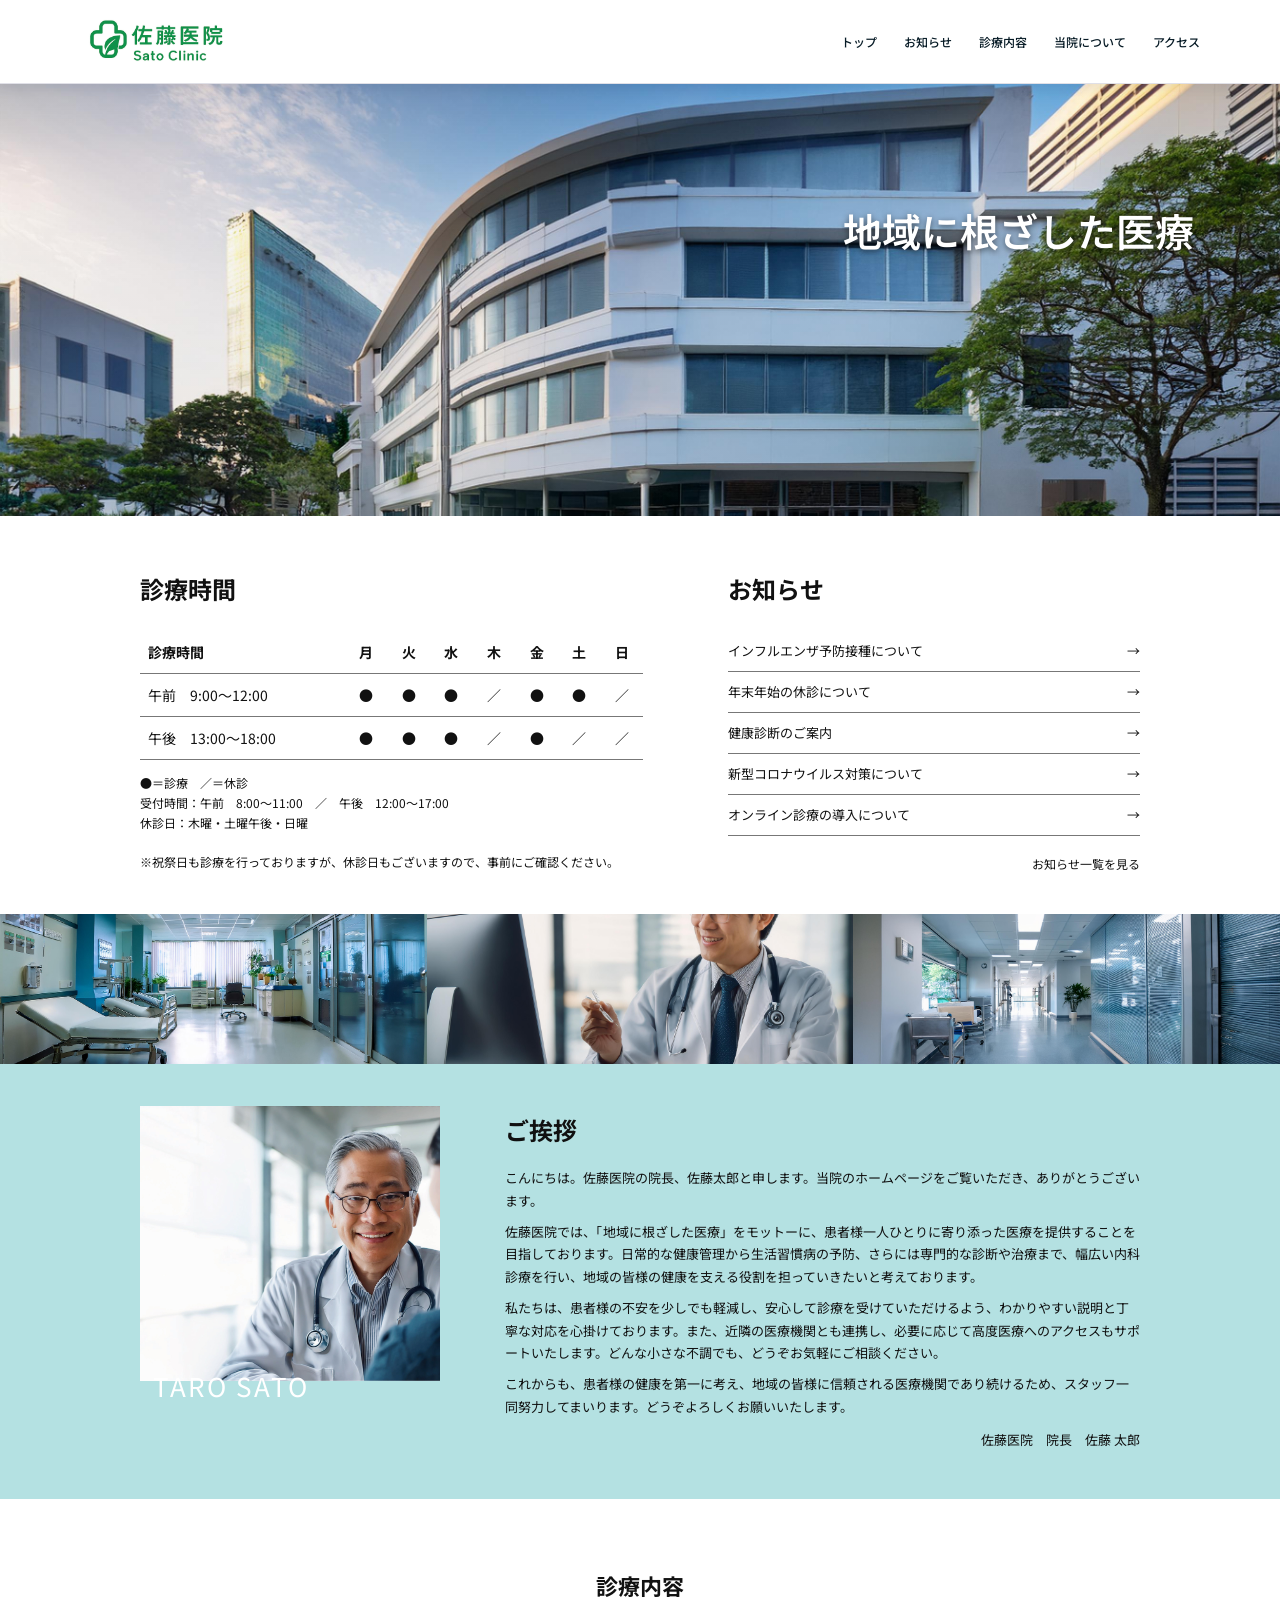
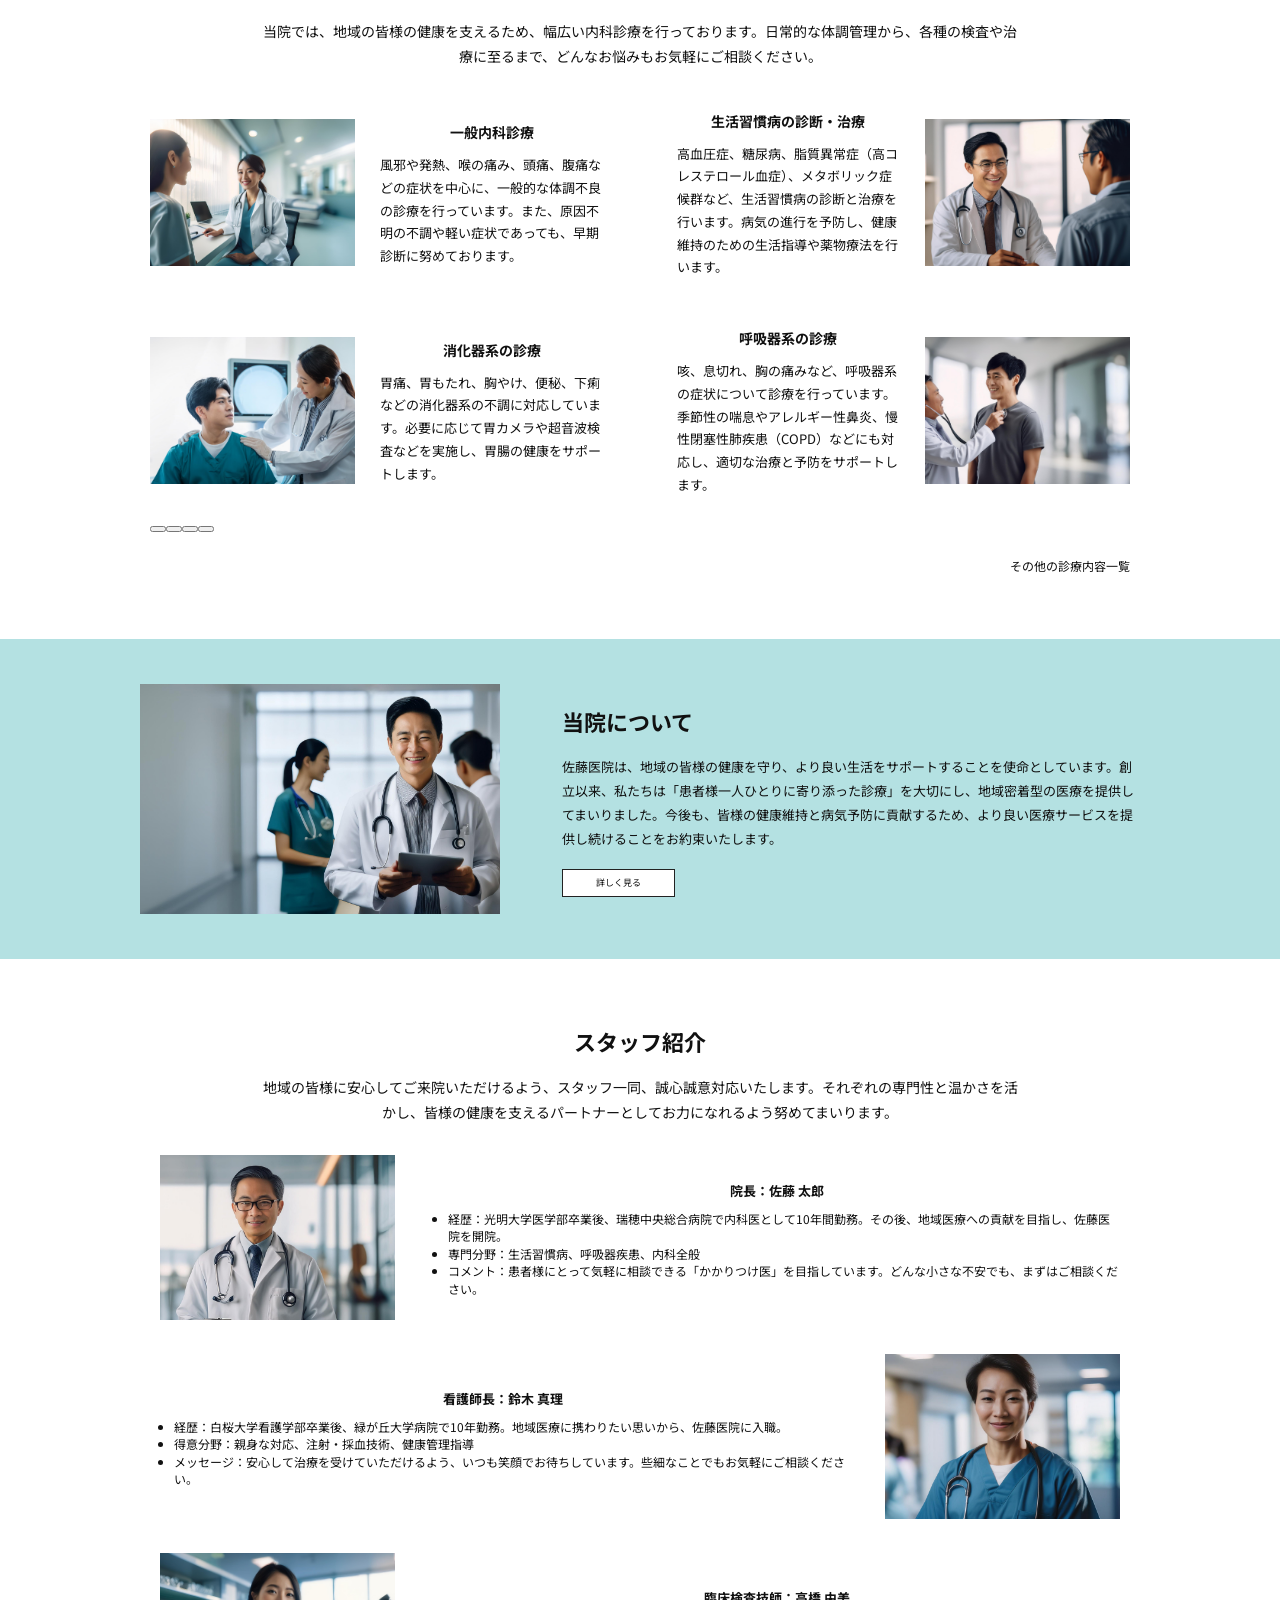
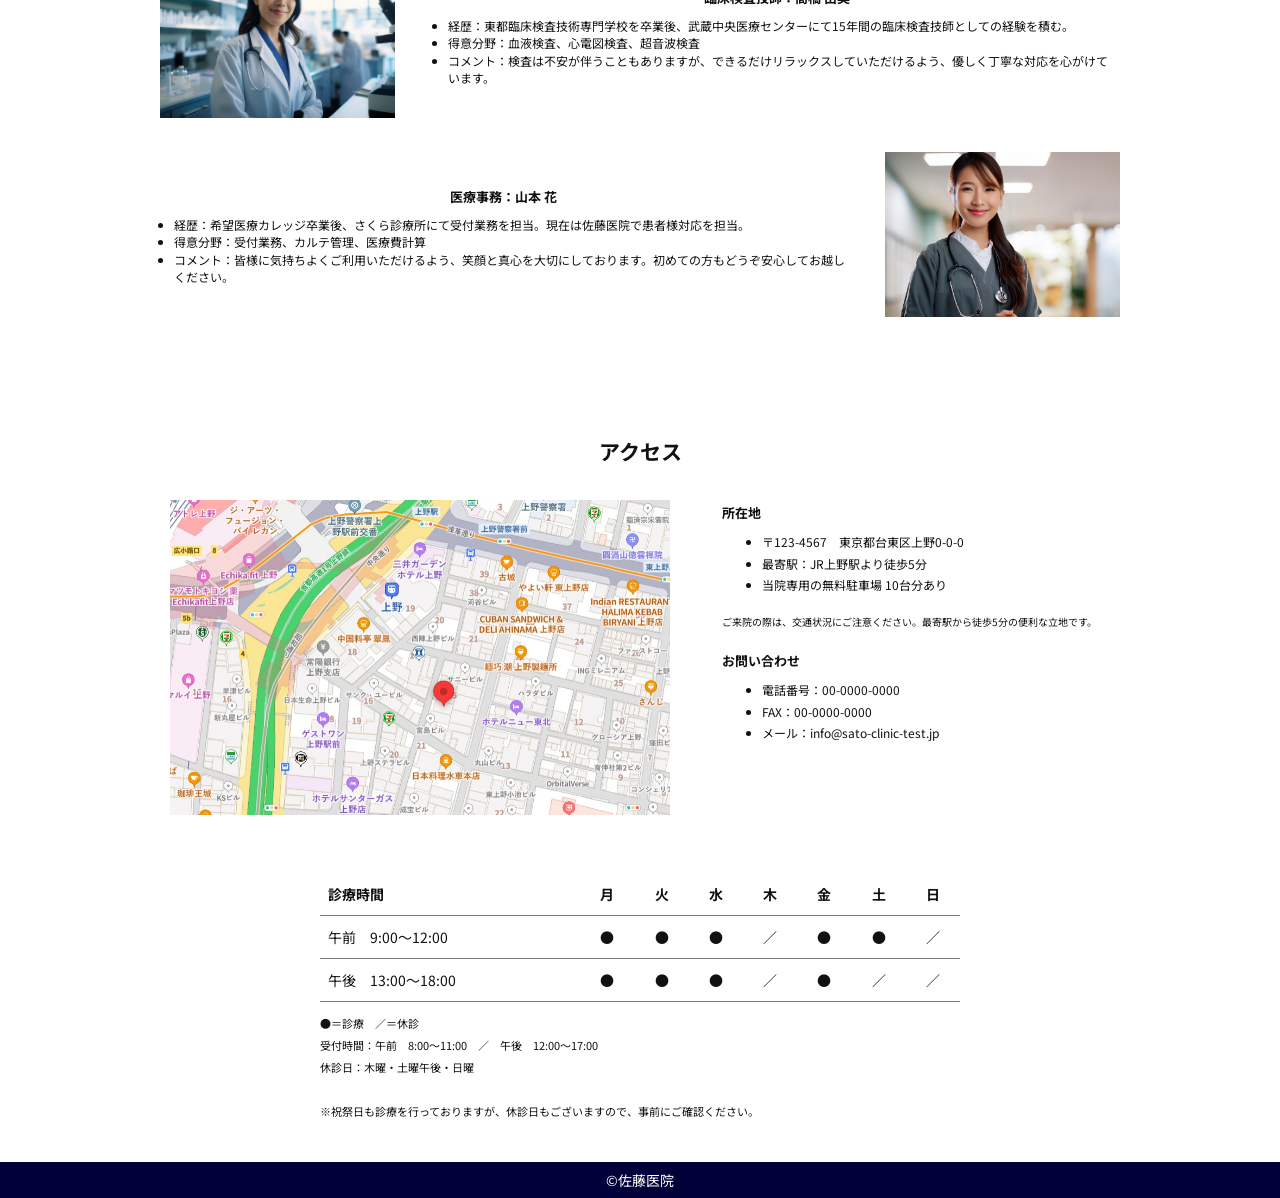
<file: index.html>
<!doctype html>
<html lang="ja">

<head>
    <meta charset="UTF-8">
    <meta name="viewport" content="width=device-width, initial-scale=1.0">
    <title>佐藤医院</title>
    <link rel="stylesheet" href="./css/style.css">
</head>

<body id="top" class="top-page">
    <header class="site-header">
        <div class="inner-wide"><a href="./index.html"><img class="site-logo" src="./assets/Logo/logo.png"
                    alt="佐藤医院"></a>
            <nav class="top-nav"><a href="./index.html">トップ</a><a href="./news.html">お知らせ</a><a
                    href="./services.html">診療内容</a><a href="./about.html">当院について</a><a href="#access">アクセス</a></nav>
        </div>
    </header>
    <main>
        <section class="hero">
            <div class="hero-copy" role="button" tabindex="0" aria-label="地域に根ざした医療を飛ばす">地域に根ざした医療</div>
        </section>
        <section class="home-hours">
            <div class="inner home-hours-grid">
                <div>
                    <h2>診療時間</h2>
                    <table class="hours-table">
                        <tr>
                            <th>診療時間</th>
                            <th>月</th>
                            <th>火</th>
                            <th>水</th>
                            <th>木</th>
                            <th>金</th>
                            <th>土</th>
                            <th>日</th>
                        </tr>
                        <tr>
                            <td>午前　9:00〜12:00</td>
                            <td>●</td>
                            <td>●</td>
                            <td>●</td>
                            <td>／</td>
                            <td>●</td>
                            <td>●</td>
                            <td>／</td>
                        </tr>
                        <tr>
                            <td>午後　13:00〜18:00</td>
                            <td>●</td>
                            <td>●</td>
                            <td>●</td>
                            <td>／</td>
                            <td>●</td>
                            <td>／</td>
                            <td>／</td>
                        </tr>
                    </table>
                    <div class="hours-note">
                        ●＝診療　／＝休診<br>受付時間：午前　8:00〜11:00　／　午後　12:00〜17:00<br>休診日：木曜・土曜午後・日曜<br><br>※祝祭日も診療を行っておりますが、休診日もございますので、事前にご確認ください。
                    </div>
                </div>
                <div class="home-news">
                    <h2>お知らせ</h2>
                    <ul>
                        <li><a href="./news.html">インフルエンザ予防接種について<span>→</span></a></li>
                        <li><a href="./news.html">年末年始の休診について<span>→</span></a></li>
                        <li><a href="./news.html">健康診断のご案内<span>→</span></a></li>
                        <li><a href="./news.html">新型コロナウイルス対策について<span>→</span></a></li>
                        <li><a href="./news.html">オンライン診療の導入について<span>→</span></a></li>
                    </ul><a class="home-news-link" href="./news.html">お知らせ一覧を見る</a>
                </div>
            </div>
        </section>
        <div class="photo-strip"><img src="./assets/Hospital_Exterior/hospital_3.jpg" alt=""><img
                src="./assets/Medical_Image/medical_1.jpg" alt=""><img src="./assets/Hospital_Exterior/hospital_5.jpg"
                alt=""></div>
        <section class="greeting">
            <div class="inner greeting-grid">
                <div class="greeting-photo"><img src="./assets/Doctor_Image/firstView.jpg" alt=""><span
                        class="taro">TARO SATO</span></div>
                <div class="greeting-copy">
                    <h2>ご挨拶</h2>
                    <p>こんにちは。佐藤医院の院長、佐藤太郎と申します。当院のホームページをご覧いただき、ありがとうございます。</p>
                    <p>佐藤医院では、「地域に根ざした医療」をモットーに、患者様一人ひとりに寄り添った医療を提供することを目指しております。日常的な健康管理から生活習慣病の予防、さらには専門的な診断や治療まで、幅広い内科診療を行い、地域の皆様の健康を支える役割を担っていきたいと考えております。
                    </p>
                    <p>私たちは、患者様の不安を少しでも軽減し、安心して診療を受けていただけるよう、わかりやすい説明と丁寧な対応を心掛けております。また、近隣の医療機関とも連携し、必要に応じて高度医療へのアクセスもサポートいたします。どんな小さな不調でも、どうぞお気軽にご相談ください。
                    </p>
                    <p>これからも、患者様の健康を第一に考え、地域の皆様に信頼される医療機関であり続けるため、スタッフ一同努力してまいります。どうぞよろしくお願いいたします。</p>
                    <p class="sig">佐藤医院　院長　佐藤 太郎</p>
                </div>
            </div>
        </section>
        <section class="home-medical">
            <div class="section-intro">
                <h2>診療内容</h2>
                <p>当院では、地域の皆様の健康を支えるため、幅広い内科診療を行っております。<br>日常的な体調管理から、各種の検査や治療に至るまで、どんなお悩みもお気軽にご相談ください。</p>
            </div>
            <div class="works-slider" data-carousel="works">
                <div class="works-track">
                    <article class="medical-card works-slide"><img src="./assets/Medical_Image/medical_4.jpg" alt="">
                        <div class="medical-copy">
                            <h3>一般内科診療</h3>
                            <p>風邪や発熱、喉の痛み、頭痛、腹痛などの症状を中心に、一般的な体調不良の診療を行っています。また、原因不明の不調や軽い症状であっても、早期診断に努めております。</p>
                        </div>
                    </article>
                    <article class="medical-card works-slide"><img src="./assets/Medical_Image/medical_8.jpg" alt="">
                        <div class="medical-copy">
                            <h3>生活習慣病の診断・治療</h3>
                            <p>高血圧症、糖尿病、脂質異常症（高コレステロール血症）、メタボリック症候群など、生活習慣病の診断と治療を行います。病気の進行を予防し、健康維持のための生活指導や薬物療法を行います。
                            </p>
                        </div>
                    </article>
                    <article class="medical-card works-slide"><img src="./assets/Patient_Image/patient_7.jpg" alt="">
                        <div class="medical-copy">
                            <h3>消化器系の診療</h3>
                            <p>胃痛、胃もたれ、胸やけ、便秘、下痢などの消化器系の不調に対応しています。必要に応じて胃カメラや超音波検査などを実施し、胃腸の健康をサポートします。</p>
                        </div>
                    </article>
                    <article class="medical-card works-slide"><img src="./assets/Medical_Image/medical_10.jpg" alt="">
                        <div class="medical-copy">
                            <h3>呼吸器系の診療</h3>
                            <p>咳、息切れ、胸の痛みなど、呼吸器系の症状について診療を行っています。季節性の喘息やアレルギー性鼻炎、慢性閉塞性肺疾患（COPD）などにも対応し、適切な治療と予防をサポートします。
                            </p>
                        </div>
                    </article>
                </div>
                <div class="works-dots" aria-label="ページネーション"></div>
            </div>
            <div class="medical-more"><a href="./services.html">その他の診療内容一覧</a></div>
        </section>
        <section class="about-home">
            <div class="inner about-home-grid"><img src="./assets/Medical_Image/medical_2.jpg" alt="">
                <div>
                    <h2>当院について</h2>
                    <p>佐藤医院は、地域の皆様の健康を守り、より良い生活をサポートすることを使命としています。創立以来、私たちは「患者様一人ひとりに寄り添った診療」を大切にし、地域密着型の医療を提供してまいりました。今後も、皆様の健康維持と病気予防に貢献するため、より良い医療サービスを提供し続けることをお約束いたします。
                    </p><a class="more-btn" href="./about.html">詳しく見る</a>
                </div>
            </div>
        </section>
        <section class="home-staff">
            <div class="section-intro">
                <h2>スタッフ紹介</h2>
                <p>地域の皆様に安心してご来院いただけるよう、スタッフ一同、誠心誠意対応いたします。<br>それぞれの専門性と温かさを活かし、皆様の健康を支えるパートナーとしてお力になれるよう努めてまいります。</p>
            </div>
            <div class="home-staff-grid">
                <article class="home-staff-row"><img src="./assets/Doctor_Image/sato_taro.jpg" alt="">
                    <div class="staff-home-copy">
                        <h3>院長：佐藤 太郎</h3>
                        <ul>
                            <li>経歴：光明大学医学部卒業後、瑞穂中央総合病院で内科医として10年間勤務。その後、地域医療への貢献を目指し、佐藤医院を開院。</li>
                            <li>専門分野：生活習慣病、呼吸器疾患、内科全般</li>
                            <li>コメント：患者様にとって気軽に相談できる「かかりつけ医」を目指しています。どんな小さな不安でも、まずはご相談ください。</li>
                        </ul>
                    </div>
                </article>
                <article class="home-staff-row reverse"><img src="./assets/Doctor_Image/suzuki_mari.jpg" alt="">
                    <div class="staff-home-copy">
                        <h3>看護師長：鈴木 真理</h3>
                        <ul>
                            <li>経歴：白桜大学看護学部卒業後、緑が丘大学病院で10年勤務。地域医療に携わりたい思いから、佐藤医院に入職。</li>
                            <li>得意分野：親身な対応、注射・採血技術、健康管理指導</li>
                            <li>メッセージ：安心して治療を受けていただけるよう、いつも笑顔でお待ちしています。些細なことでもお気軽にご相談ください。</li>
                        </ul>
                    </div>
                </article>
                <article class="home-staff-row"><img src="./assets/Doctor_Image/takahashi_yumi.jpg" alt="">
                    <div class="staff-home-copy">
                        <h3>臨床検査技師：高橋 由美</h3>
                        <ul>
                            <li>経歴：東都臨床検査技術専門学校を卒業後、武蔵中央医療センターにて15年間の臨床検査技師としての経験を積む。</li>
                            <li>得意分野：血液検査、心電図検査、超音波検査</li>
                            <li>コメント：検査は不安が伴うこともありますが、できるだけリラックスしていただけるよう、優しく丁寧な対応を心がけています。</li>
                        </ul>
                    </div>
                </article>
                <article class="home-staff-row reverse"><img src="./assets/Doctor_Image/yamamoto_hana.jpg" alt="">
                    <div class="staff-home-copy">
                        <h3>医療事務：山本 花</h3>
                        <ul>
                            <li>経歴：希望医療カレッジ卒業後、さくら診療所にて受付業務を担当。現在は佐藤医院で患者様対応を担当。</li>
                            <li>得意分野：受付業務、カルテ管理、医療費計算</li>
                            <li>コメント：皆様に気持ちよくご利用いただけるよう、笑顔と真心を大切にしております。初めての方もどうぞ安心してお越しください。</li>
                        </ul>
                    </div>
                </article>
            </div>
        </section>
        <section class="access" id="access">
            <h2>アクセス</h2>
            <div class="access-grid"><img src="./assets/map.jpg" alt="">
                <div class="access-copy">
                    <h3>所在地</h3>
                    <ul>
                        <li>〒123-4567　東京都台東区上野0-0-0</li>
                        <li>最寄駅：JR上野駅より徒歩5分</li>
                        <li>当院専用の無料駐車場 10台分あり</li>
                    </ul>
                    <p style="font-size:10px;line-height:1.65;margin:0 0 18px">ご来院の際は、交通状況にご注意ください。最寄駅から徒歩5分の便利な立地です。
                    </p>
                    <h3>お問い合わせ</h3>
                    <ul>
                        <li>電話番号：00-0000-0000</li>
                        <li>FAX：00-0000-0000</li>
                        <li>メール：info@sato-clinic-test.jp</li>
                    </ul>
                </div>
            </div>
        </section>
        <section class="bottom-hours">
            <table class="hours-table">
                <tr>
                    <th>診療時間</th>
                    <th>月</th>
                    <th>火</th>
                    <th>水</th>
                    <th>木</th>
                    <th>金</th>
                    <th>土</th>
                    <th>日</th>
                </tr>
                <tr>
                    <td>午前　9:00〜12:00</td>
                    <td>●</td>
                    <td>●</td>
                    <td>●</td>
                    <td>／</td>
                    <td>●</td>
                    <td>●</td>
                    <td>／</td>
                </tr>
                <tr>
                    <td>午後　13:00〜18:00</td>
                    <td>●</td>
                    <td>●</td>
                    <td>●</td>
                    <td>／</td>
                    <td>●</td>
                    <td>／</td>
                    <td>／</td>
                </tr>
            </table>
            <div class="note">
                ●＝診療　／＝休診<br>受付時間：午前　8:00〜11:00　／　午後　12:00〜17:00<br>休診日：木曜・土曜午後・日曜<br><br>※祝祭日も診療を行っておりますが、休診日もございますので、事前にご確認ください。
            </div>
        </section>
    </main>
    <footer class="footer top-footer">©佐藤医院</footer>
    <script>
        document.addEventListener('DOMContentLoaded', function () {
            const carousels = document.querySelectorAll('[data-carousel="works"]');

            carousels.forEach(function (carousel) {
                const track = carousel.querySelector('.works-track');
                const slides = Array.from(track ? track.children : []);
                const dotsWrap = carousel.querySelector('.works-dots');

                if (!track || slides.length < 2) return;

                const dots = [];
                slides.forEach(function (_, index) {
                    const dot = document.createElement('button');
                    dot.type = 'button';
                    dot.className = 'works-dot' + (index === 0 ? ' active' : '');
                    dot.setAttribute('aria-label', 'スライド ' + (index + 1) + ' を表示');
                    dot.addEventListener('click', function () {
                        updateCarousel(index);
                    });
                    dots.push(dot);
                    dotsWrap.appendChild(dot);
                });

                let currentIndex = 0;
                let startX = 0;
                let isDragging = false;

                function updateCarousel(nextIndex) {
                    const maxIndex = slides.length - 1;
                    currentIndex = Math.min(Math.max(nextIndex, 0), maxIndex);
                    track.style.transform = 'translateX(-' + (currentIndex * 100) + '%)';
                    dots.forEach(function (dot, dotIndex) {
                        dot.classList.toggle('active', dotIndex === currentIndex);
                    });
                }

                track.addEventListener('touchstart', function (event) {
                    if (window.innerWidth > 480) return;
                    startX = event.touches[0].clientX;
                    isDragging = true;
                }, { passive: true });

                track.addEventListener('touchend', function (event) {
                    if (!isDragging || window.innerWidth > 480) return;
                    const endX = event.changedTouches[0].clientX;
                    const diff = startX - endX;
                    if (Math.abs(diff) > 40) {
                        updateCarousel(currentIndex + (diff > 0 ? 1 : -1));
                    } else {
                        updateCarousel(currentIndex);
                    }
                    isDragging = false;
                }, { passive: true });

                const resetOnResize = function () {
                    if (window.innerWidth > 480) {
                        track.style.transform = '';
                        dots.forEach(function (dot, index) {
                            dot.classList.toggle('active', index === 0);
                        });
                    } else {
                        updateCarousel(currentIndex);
                    }
                };

                window.addEventListener('resize', resetOnResize);
                resetOnResize();
            });

            const heroCopy = document.querySelector('.hero-copy');
            if (heroCopy) {
                const heroText = heroCopy.textContent;
                heroCopy.textContent = '';
                Array.from(heroText).forEach(function (character) {
                    const letter = document.createElement('span');
                    letter.className = 'hero-letter';
                    letter.textContent = character;
                    letter.setAttribute('aria-hidden', 'true');
                    heroCopy.appendChild(letter);
                });

                const launchHeroCopy = function () {
                    if (heroCopy.classList.contains('is-launched') || heroCopy.classList.contains('is-scattering')) return;
                    if (Math.random() < .15) {
                        heroCopy.querySelectorAll('.hero-letter').forEach(function (letter) {
                            letter.style.setProperty('--scatter-x', Math.round((Math.random() * 2 - 1) * 520) + 'px');
                            letter.style.setProperty('--scatter-y', Math.round((Math.random() * 2 - 1) * 360) + 'px');
                            letter.style.setProperty('--scatter-rotation', Math.round((Math.random() * 2 - 1) * 220) + 'deg');
                            letter.style.setProperty('--scatter-delay', (Math.random() * .16).toFixed(2) + 's');
                        });
                        heroCopy.classList.add('is-scattering');
                        return;
                    }
                    const angle = Math.random() * Math.PI * 2;
                    const distance = 420 + Math.random() * 180;
                    const direction = {
                        x: Math.round(Math.cos(angle) * distance),
                        y: Math.round(Math.sin(angle) * distance),
                        rotation: Math.round((Math.random() * 2 - 1) * 45)
                    };
                    heroCopy.style.setProperty('--flight-x', direction.x + 'px');
                    heroCopy.style.setProperty('--flight-y', direction.y + 'px');
                    heroCopy.style.setProperty('--flight-rotation', direction.rotation + 'deg');
                    heroCopy.classList.add('is-launched');
                };

                heroCopy.addEventListener('click', launchHeroCopy);
                heroCopy.addEventListener('keydown', function (event) {
                    if (event.key === 'Enter' || event.key === ' ') {
                        event.preventDefault();
                        launchHeroCopy();
                    }
                });

                const heroSection = document.querySelector('.hero');
                let heroWasOutOfView = false;
                if (heroSection && 'IntersectionObserver' in window) {
                    const heroObserver = new IntersectionObserver(function (entries) {
                        const entry = entries[0];
                        if (!entry.isIntersecting) {
                            heroWasOutOfView = true;
                        } else if (heroWasOutOfView) {
                            heroCopy.classList.remove('is-launched', 'is-scattering');
                            heroCopy.querySelectorAll('.hero-letter').forEach(function (letter) {
                                letter.removeAttribute('style');
                            });
                            heroWasOutOfView = false;
                        }
                    }, { threshold: 0.1 });
                    heroObserver.observe(heroSection);
                }
            }
        });
    </script>
    <script src="./js/reveal-on-scroll.js"></script>
</body>

</html>
</file>
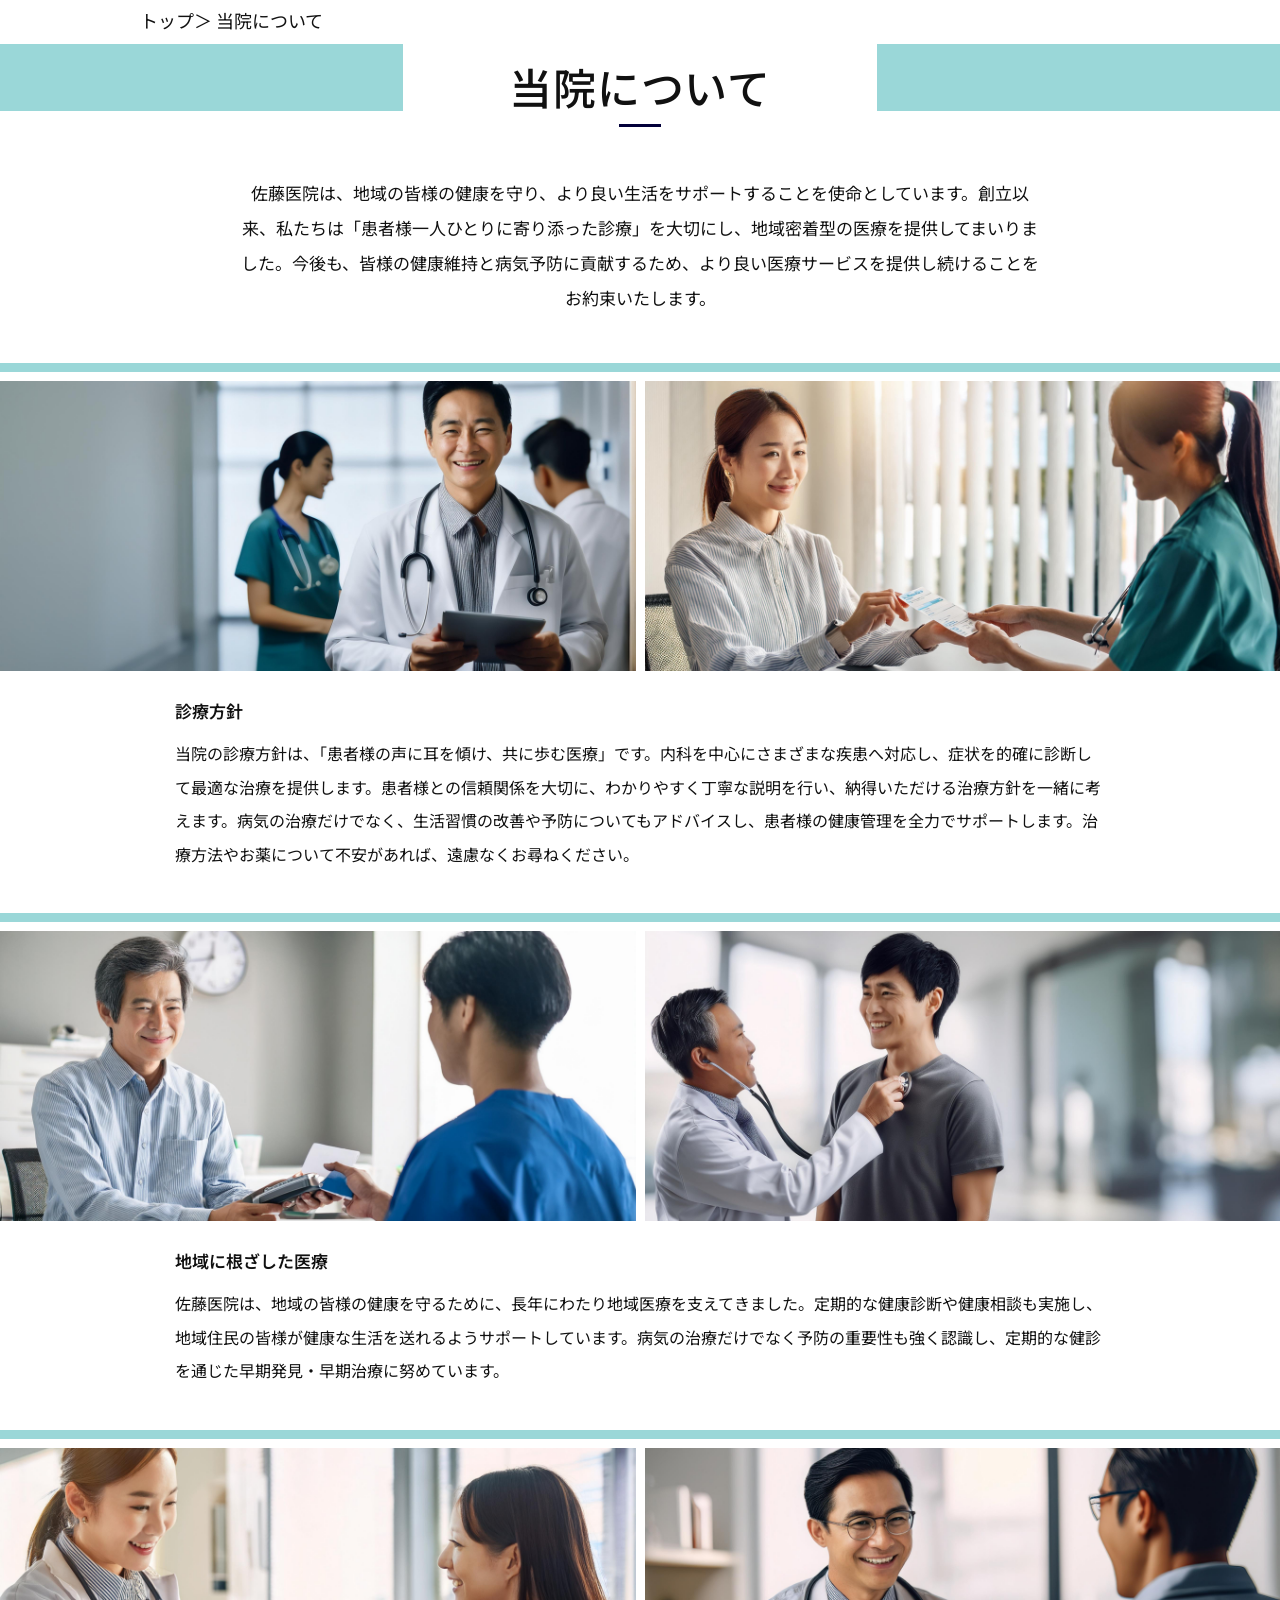
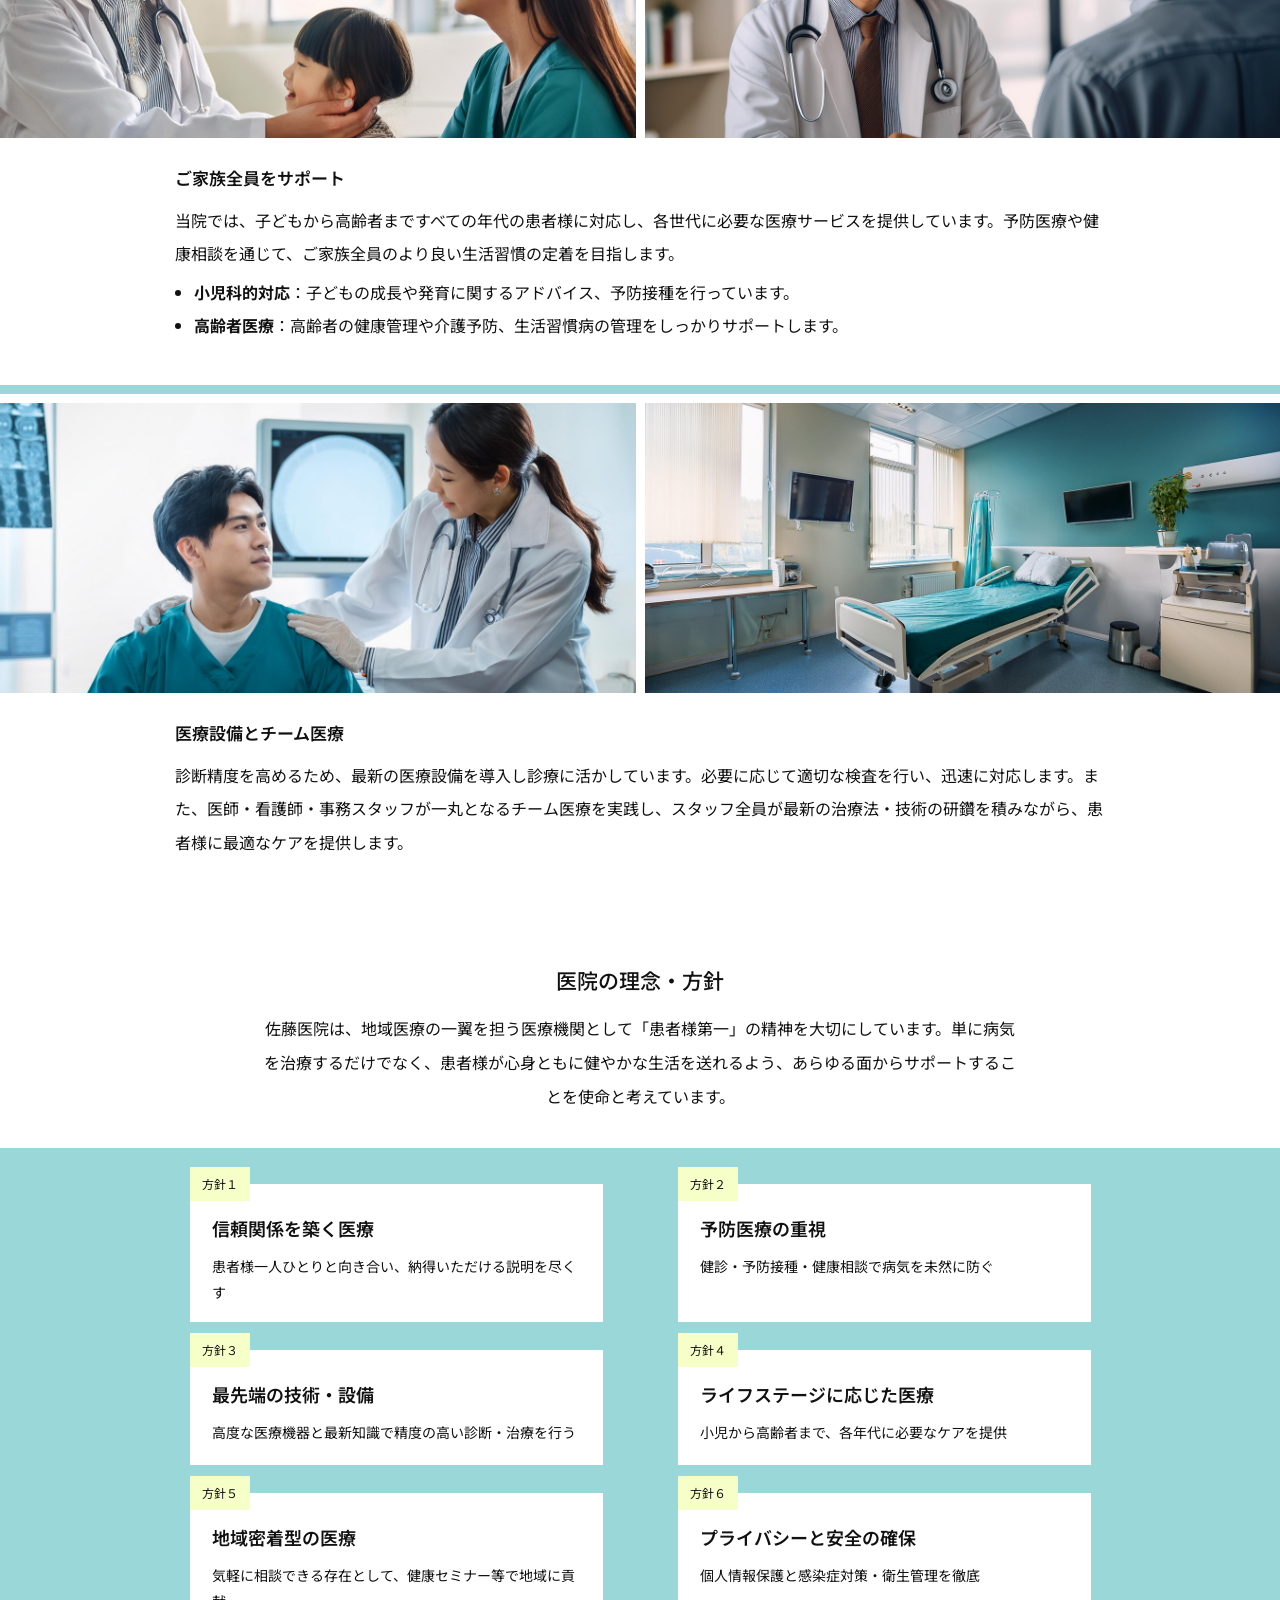
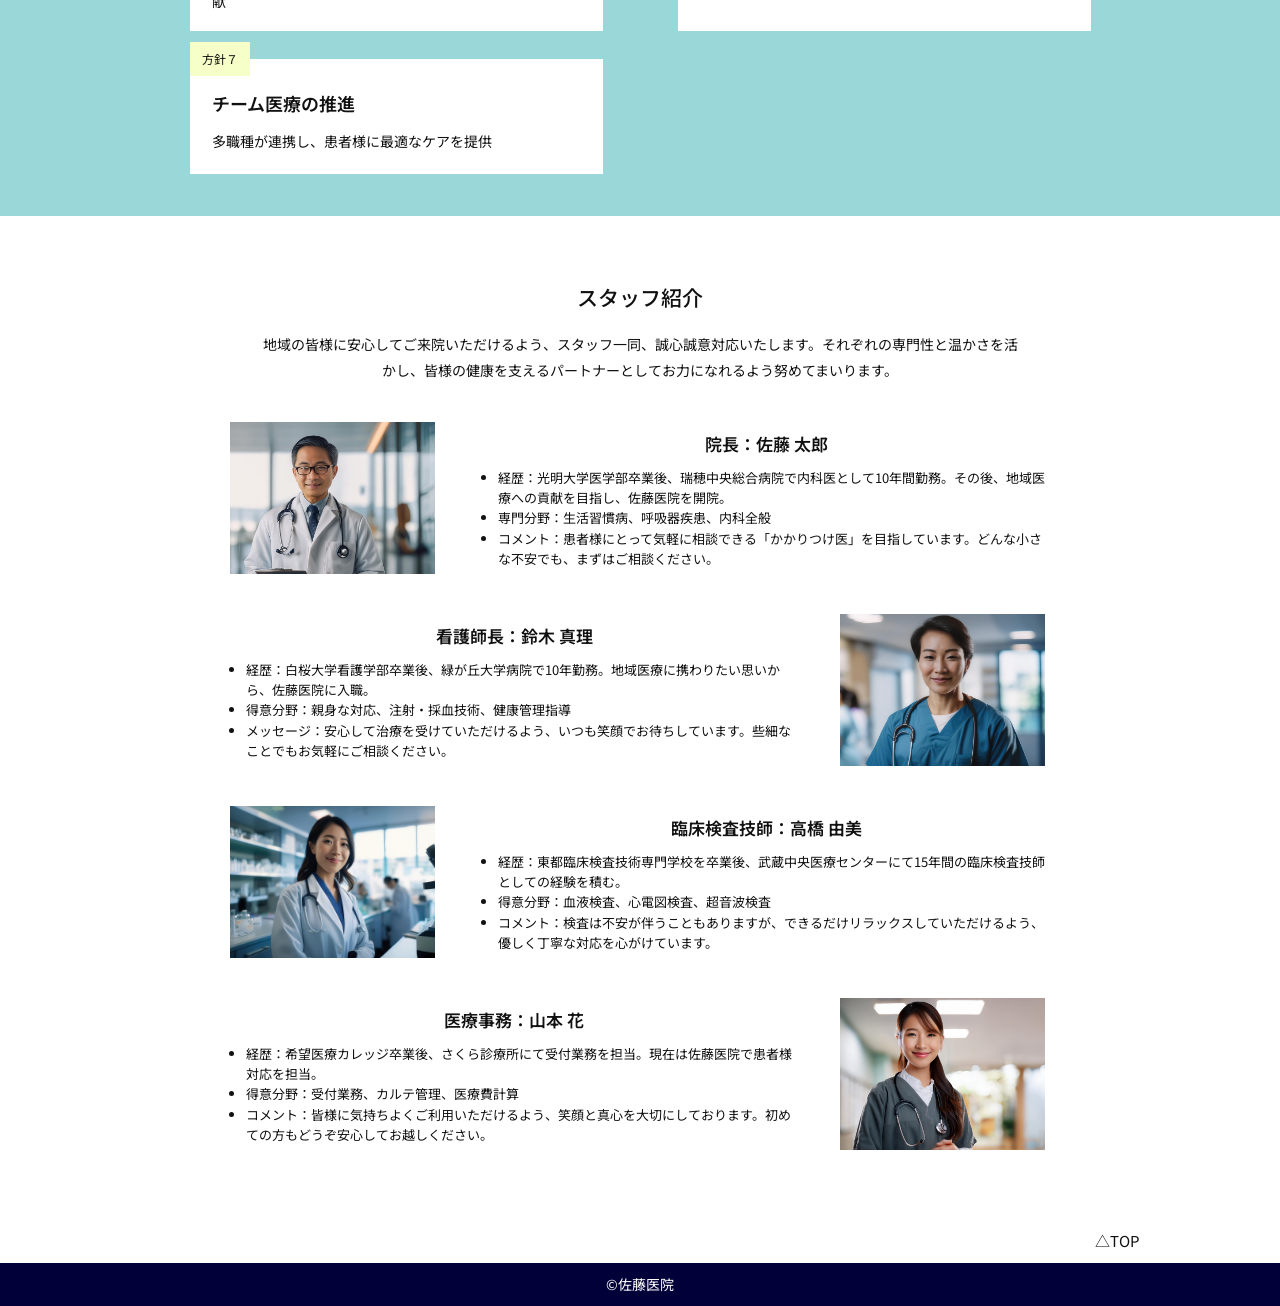
<file: about.html>
<!doctype html>
<html lang="ja">

<head>
    <meta charset="UTF-8">
    <meta name="viewport" content="width=device-width, initial-scale=1.0">
    <title>当院について｜佐藤医院</title>
    <link rel="stylesheet" href="./css/style.css">
</head>

<body id="top" class="page about-page">
    <main>
        <div class="breadcrumb"><a href="./index.html">トップ</a> ＞ 当院について</div>
        <section class="sub-title">
            <h1>当院について</h1>
        </section>
        <p class="about-lead">
            佐藤医院は、地域の皆様の健康を守り、より良い生活をサポートすることを使命と<br>しています。創立以来、私たちは「患者様一人ひとりに寄り添った診療」を大切に<br>し、地域密着型の医療を提供してまいりました。<br>今後も、皆様の健康維持と病気予防に貢献するため、より良い医療サービスを提供<br>し続けることをお約束いたします。
        </p>
        <section class="about-feature">
            <div class="about-pair" data-about-gallery>
                <div class="about-pair-track"><img src="./assets/Medical_Image/medical_2.jpg" alt=""><img
                        src="./assets/Infomation_Image/information_2.jpg" alt=""></div>
                <div class="about-pair-dots" aria-label="画像切り替え"></div>
            </div>
            <div class="about-copy">
                <h2>診療方針</h2>
                <p>当院の診療方針は、「患者様の声に耳を傾け、共に歩む医療」です。内科を中心にさまざまな疾患へ対応し、症<br>状を的確に診断して最適な治療を提供します。患者様との信頼関係を大切に、わかりやすく丁寧な説明を行い、<br>納得いただける治療方針を一緒に考えます。病気の治療だけでなく、生活習慣の改善や予防についてもアドバイ<br>スし、患者様の健康管理を全力でサポートします。治療方法やお薬について不安があれば、遠慮なくお尋ねくだ<br>さい。
                </p>
            </div>
        </section>
        <section class="about-feature">
            <div class="about-pair" data-about-gallery>
                <div class="about-pair-track"><img src="./assets/Infomation_Image/information_1.jpg" alt=""><img
                        src="./assets/Medical_Image/medical_10.jpg" alt=""></div>
                <div class="about-pair-dots" aria-label="画像切り替え"></div>
            </div>
            <div class="about-copy">
                <h2>地域に根ざした医療</h2>
                <p>佐藤医院は、地域の皆様の健康を守るために、長年にわたり地域医療を支えてきました。定期的な健康診断や健<br>康相談も実施し、地域住民の皆様が健康な生活を送れるようサポートしています。病気の治療だけでなく予防の<br>重要性も強く認識し、定期的な健診を通じた早期発見・早期治療に努めています。
                </p>
            </div>
        </section>
        <section class="about-feature">
            <div class="about-pair" data-about-gallery>
                <div class="about-pair-track"><img src="./assets/Patient_Image/patient_1.jpg" alt=""><img
                        src="./assets/Medical_Image/medical_8.jpg" alt=""></div>
                <div class="about-pair-dots" aria-label="画像切り替え"></div>
            </div>
            <div class="about-copy">
                <h2>ご家族全員をサポート</h2>
                <p>当院では、子どもから高齢者まですべての年代の患者様に対応し、各世代に必要な医療サービスを提供しています。<br>予防医療や健康相談を通じて、ご家族全員のより良い生活習慣の定着を目指します。</p>
                <ul>
                    <li><strong>小児科的対応</strong>：子どもの成長や発育に関するアドバイス、予防接種を行っています。</li>
                    <li><strong>高齢者医療</strong>：高齢者の健康管理や介護予防、生活習慣病の管理をしっかりサポートします。</li>
                </ul>
            </div>
        </section>
        <section class="about-feature">
            <div class="about-pair" data-about-gallery>
                <div class="about-pair-track"><img src="./assets/Patient_Image/patient_7.jpg" alt=""><img
                        src="./assets/Hospital_Exterior/hospital_7.jpg" alt=""></div>
                <div class="about-pair-dots" aria-label="画像切り替え"></div>
            </div>
            <div class="about-copy">
                <h2>医療設備とチーム医療</h2>
                <p>診断精度を高めるため、最新の医療設備を導入し診療に活かしています。必要に応じて適切な検査を行い、迅速<br>に対応します。また、医師・看護師・事務スタッフが一丸となるチーム医療を実践し、スタッフ全員が最新の治<br>療法・技術の研鑽を積みながら、患者様に最適なケアを提供します。
                </p>
            </div>
        </section>
        <section class="philosophy">
            <h2>医院の理念・方針</h2>
            <p>佐藤医院は、地域医療の一翼を担う医療機関として「患者様第一」の精神<br>を大切にしています。単に病気を治療するだけでなく、患者様が心身とも<br>に健やかな生活を送れるよう、あらゆる面からサポートすることを使命と<br>考えています。
            </p>
        </section>
        <section class="policies">
            <div class="policy-grid">
                <article class="policy"><span class="tag">方針１</span>
                    <h3>信頼関係を築く医療</h3>
                    <p>患者様一人ひとりと向き合い、納得いただける<br>説明を尽くす</p>
                </article>
                <article class="policy"><span class="tag">方針２</span>
                    <h3>予防医療の重視</h3>
                    <p>健診・予防接種・健康相談で病気を未然に防ぐ</p>
                </article>
                <article class="policy"><span class="tag">方針３</span>
                    <h3>最先端の技術・設備</h3>
                    <p>高度な医療機器と最新知識で精度の高い診断・<br>治療を行う</p>
                </article>
                <article class="policy"><span class="tag">方針４</span>
                    <h3>ライフステージに応じた医療</h3>
                    <p>小児から高齢者まで、各年代に必要なケアを提<br>供</p>
                </article>
                <article class="policy"><span class="tag">方針５</span>
                    <h3>地域密着型の医療</h3>
                    <p>気軽に相談できる存在として、健康セミナー等<br>で地域に貢献</p>
                </article>
                <article class="policy"><span class="tag">方針６</span>
                    <h3>プライバシーと安全の確保</h3>
                    <p>個人情報保護と感染症対策・衛生管理を徹底</p>
                </article>
                <article class="policy last"><span class="tag">方針７</span>
                    <h3>チーム医療の推進</h3>
                    <p>多職種が連携し、患者様に最適なケアを提供</p>
                </article>
            </div>
        </section>
        <section class="staff-section">
            <h2>スタッフ紹介</h2>
            <p class="staff-intro">
                地域の皆様に安心してご来院いただけるよう、スタッフ一同、誠心誠意対応いたします。<br>それぞれの専門性と温かさを活かし、皆様の健康を支えるパートナーとして<br>お力になれるよう努めてまいります。</p>
            <article class="staff-row"><img src="./assets/Doctor_Image/sato_taro.jpg" alt="">
                <div class="staff-copy">
                    <h3>院長：佐藤 太郎</h3>
                    <ul>
                        <li>経歴：光明大学医学部卒業後、瑞穂中央総合病院で内科医として10年間勤務。その後、地域医療への貢献を目指し、佐藤医院を開院。</li>
                        <li>専門分野：生活習慣病、呼吸器疾患、内科全般</li>
                        <li>コメント：患者様にとって気軽に相談できる「かかりつけ医」を目指しています。どんな小さな不安でも、まずはご相談ください。</li>
                    </ul>
                </div>
            </article>
            <article class="staff-row reverse"><img src="./assets/Doctor_Image/suzuki_mari.jpg" alt="">
                <div class="staff-copy">
                    <h3>看護師長：鈴木 真理</h3>
                    <ul>
                        <li>経歴：白桜大学看護学部卒業後、緑が丘大学病院で10年勤務。地域医療に携わりたい思いから、佐藤医院に入職。</li>
                        <li>得意分野：親身な対応、注射・採血技術、健康管理指導</li>
                        <li>メッセージ：安心して治療を受けていただけるよう、いつも笑顔でお待ちしています。些細なことでもお気軽にご相談ください。</li>
                    </ul>
                </div>
            </article>
            <article class="staff-row"><img src="./assets/Doctor_Image/takahashi_yumi.jpg" alt="">
                <div class="staff-copy">
                    <h3>臨床検査技師：高橋 由美</h3>
                    <ul>
                        <li>経歴：東都臨床検査技術専門学校を卒業後、武蔵中央医療センターにて15年間の臨床検査技師としての経験を積む。</li>
                        <li>得意分野：血液検査、心電図検査、超音波検査</li>
                        <li>コメント：検査は不安が伴うこともありますが、できるだけリラックスしていただけるよう、優しく丁寧な対応を心がけています。</li>
                    </ul>
                </div>
            </article>
            <article class="staff-row reverse"><img class="staff-yamamoto" src="./assets/Doctor_Image/yamamoto_hana.jpg"
                    alt="">
                <div class="staff-copy">
                    <h3>医療事務：山本 花</h3>
                    <ul>
                        <li>経歴：希望医療カレッジ卒業後、さくら診療所にて受付業務を担当。現在は佐藤医院で患者様対応を担当。</li>
                        <li>得意分野：受付業務、カルテ管理、医療費計算</li>
                        <li>コメント：皆様に気持ちよくご利用いただけるよう、笑顔と真心を大切にしております。初めての方もどうぞ安心してお越しください。</li>
                    </ul>
                </div>
            </article>
        </section>
        <div class="to-top"><a href="#top">△TOP</a></div>
    </main>
    <footer class="footer">©佐藤医院</footer>
    <script src="./js/reveal-on-scroll.js"></script>
</body>

</html>
</file>
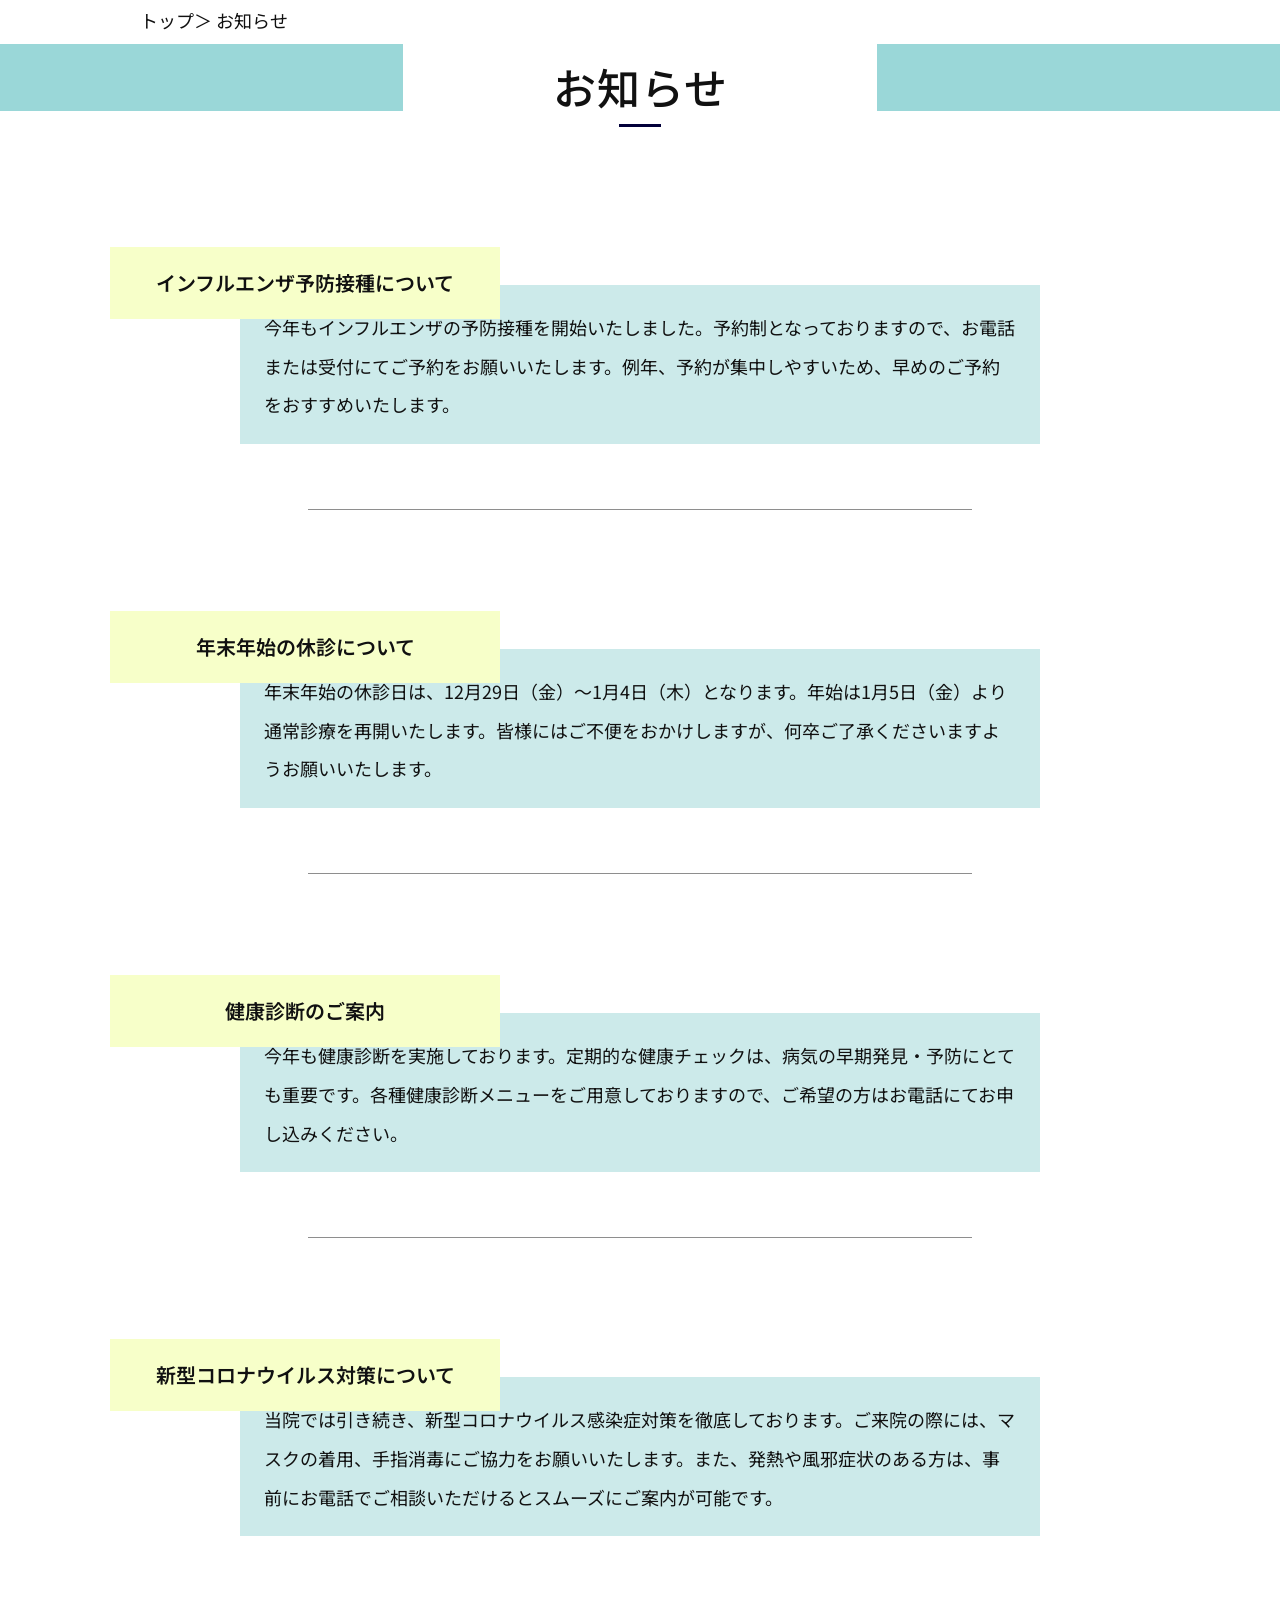
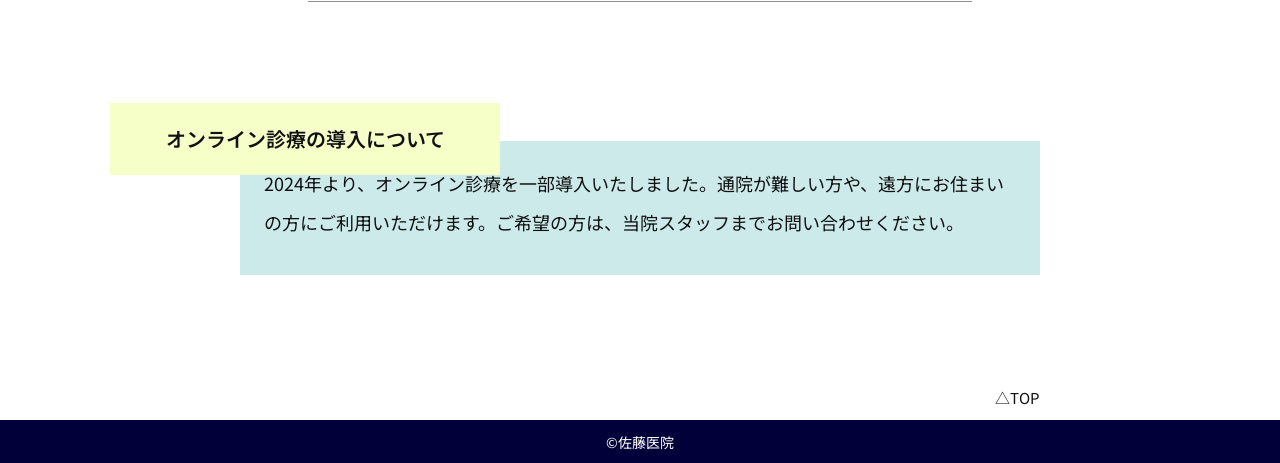
<file: news.html>
<!doctype html>
<html lang="ja">

<head>
    <meta charset="UTF-8">
    <meta name="viewport" content="width=device-width, initial-scale=1.0">
    <title>お知らせ｜佐藤医院</title>
    <link rel="stylesheet" href="./css/style.css">
</head>

<body id="top" class="page news-page">
    <main>
        <div class="breadcrumb"><a href="./index.html">トップ</a> ＞ お知らせ</div>
        <section class="sub-title">
            <h1>お知らせ</h1>
        </section>
        <section class="news-list-page">
            <article class="news-block">
                <h2 class="news-heading">インフルエンザ予防接種について</h2>
                <div class="news-text">
                    今年もインフルエンザの予防接種を開始いたしました。予約制となっておりますので、お電話<br>または受付にてご予約をお願いいたします。例年、予約が集中しやすいため、早めのご予約を<br>おすすめいたします。
                </div>
            </article>
            <article class="news-block">
                <h2 class="news-heading">年末年始の休診について</h2>
                <div class="news-text">
                    年末年始の休診日は、12月29日（金）〜1月4日（木）となります。年始は1月5日（金）より<br>通常診療を再開いたします。皆様にはご不便をおかけしますが、何卒ご了承くださいますよう<br>お願いいたします。
                </div>
            </article>
            <article class="news-block">
                <h2 class="news-heading">健康診断のご案内</h2>
                <div class="news-text">
                    今年も健康診断を実施しております。定期的な健康チェックは、病気の早期発見・予防にとて<br>も重要です。各種健康診断メニューをご用意しておりますので、ご希望の方はお電話にてお申<br>し込みください。
                </div>
            </article>
            <article class="news-block">
                <h2 class="news-heading">新型コロナウイルス対策について</h2>
                <div class="news-text">
                    当院では引き続き、新型コロナウイルス感染症対策を徹底しております。ご来院の際には、マ<br>スクの着用、手指消毒にご協力をお願いいたします。また、発熱や風邪症状のある方は、事前<br>にお電話でご相談いただけるとスムーズにご案内が可能です。
                </div>
            </article>
            <article class="news-block">
                <h2 class="news-heading">オンライン診療の導入について</h2>
                <div class="news-text">
                    2024年より、オンライン診療を一部導入いたしました。通院が難しい方や、遠方にお住まい<br>の方にご利用いただけます。ご希望の方は、当院スタッフまでお問い合わせください。</div>
            </article>
        </section>
        <div class="to-top"><a href="#top">△TOP</a></div>
    </main>
    <footer class="footer">©佐藤医院</footer>
    <script src="./js/reveal-on-scroll.js"></script>
</body>

</html>
</file>
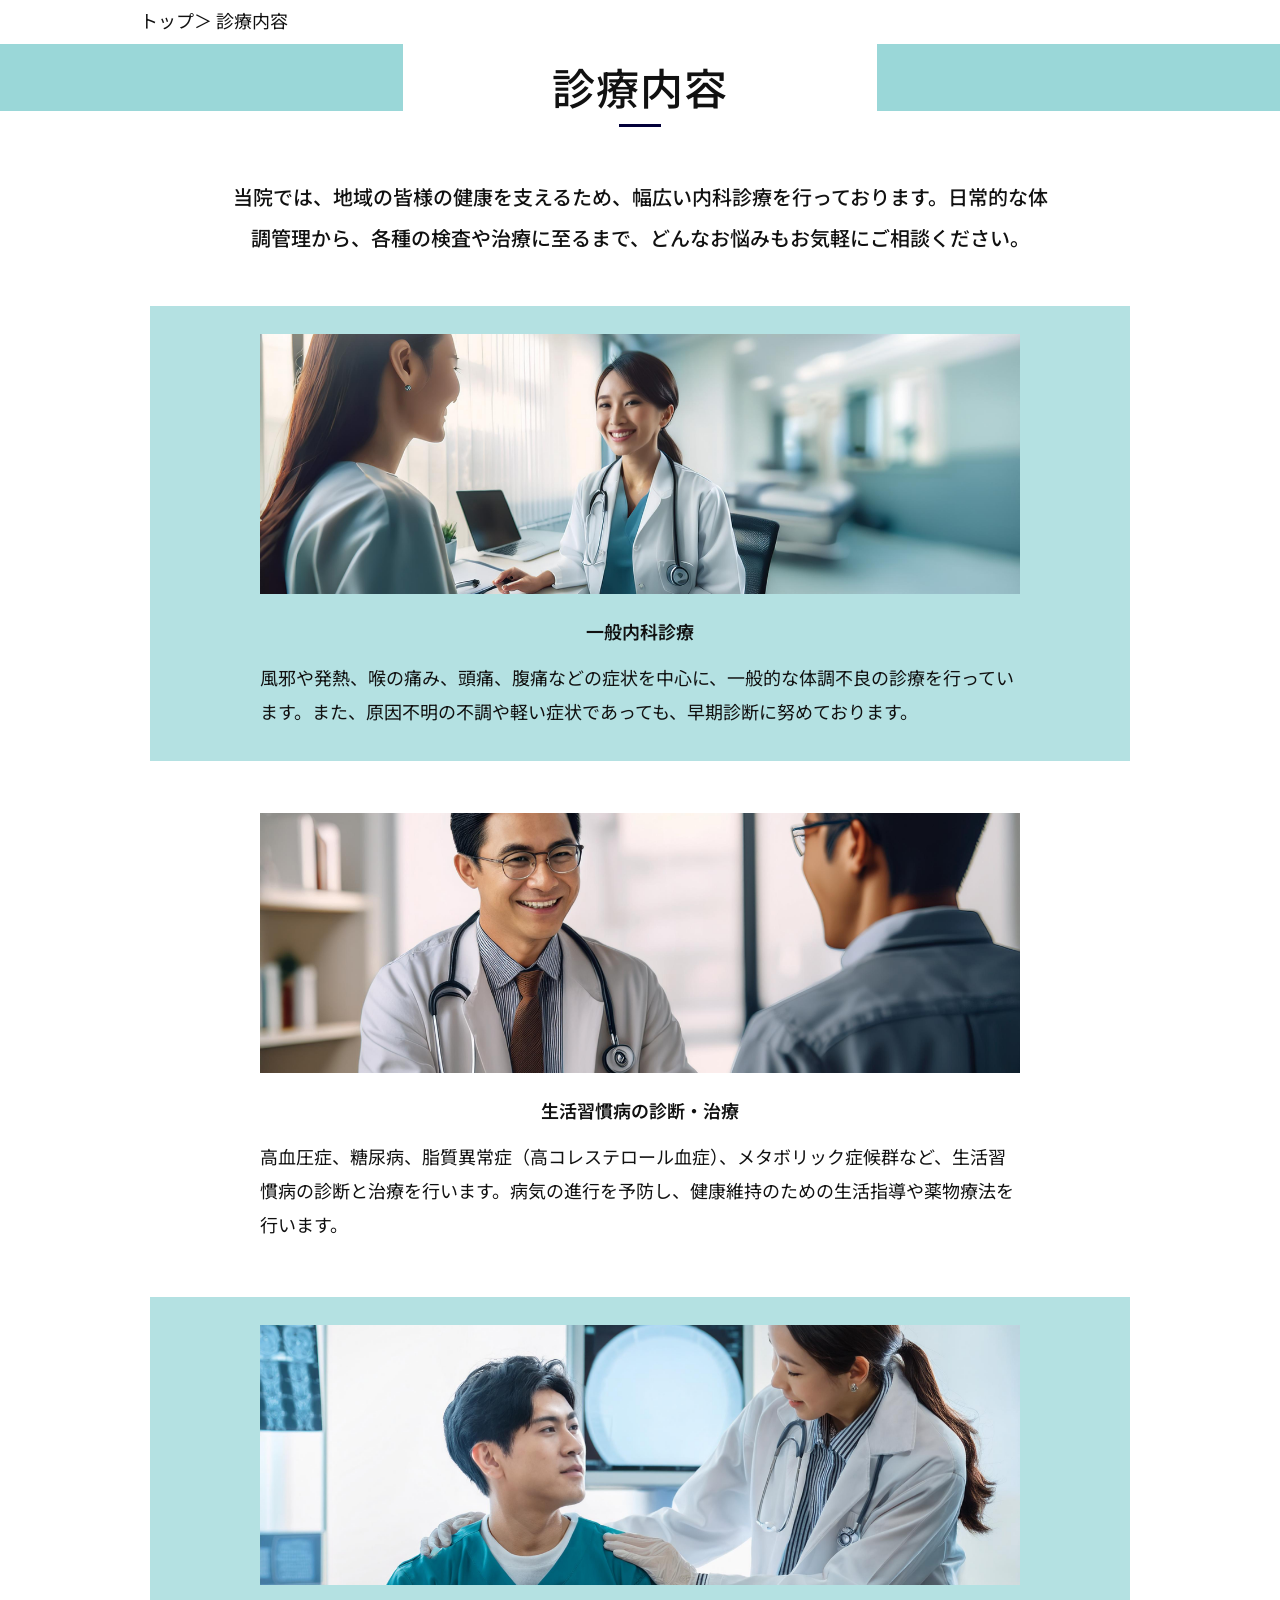
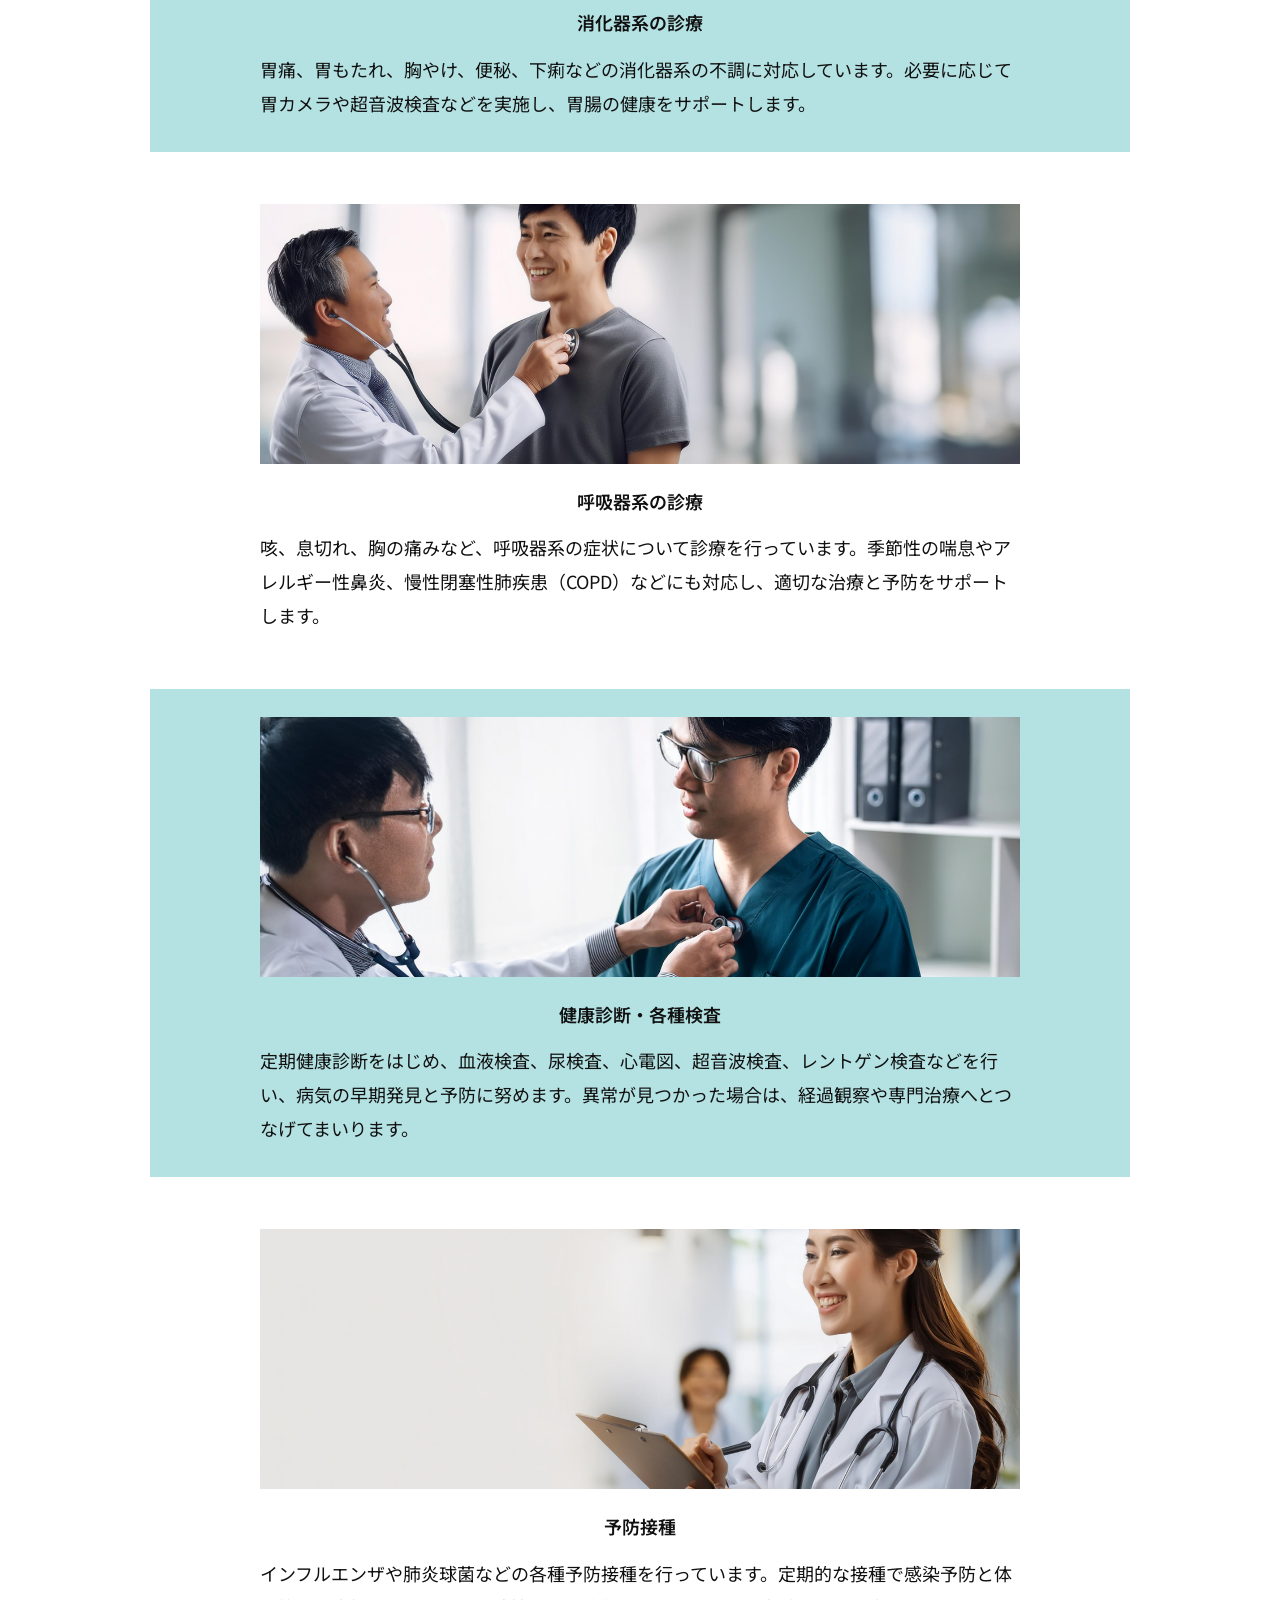
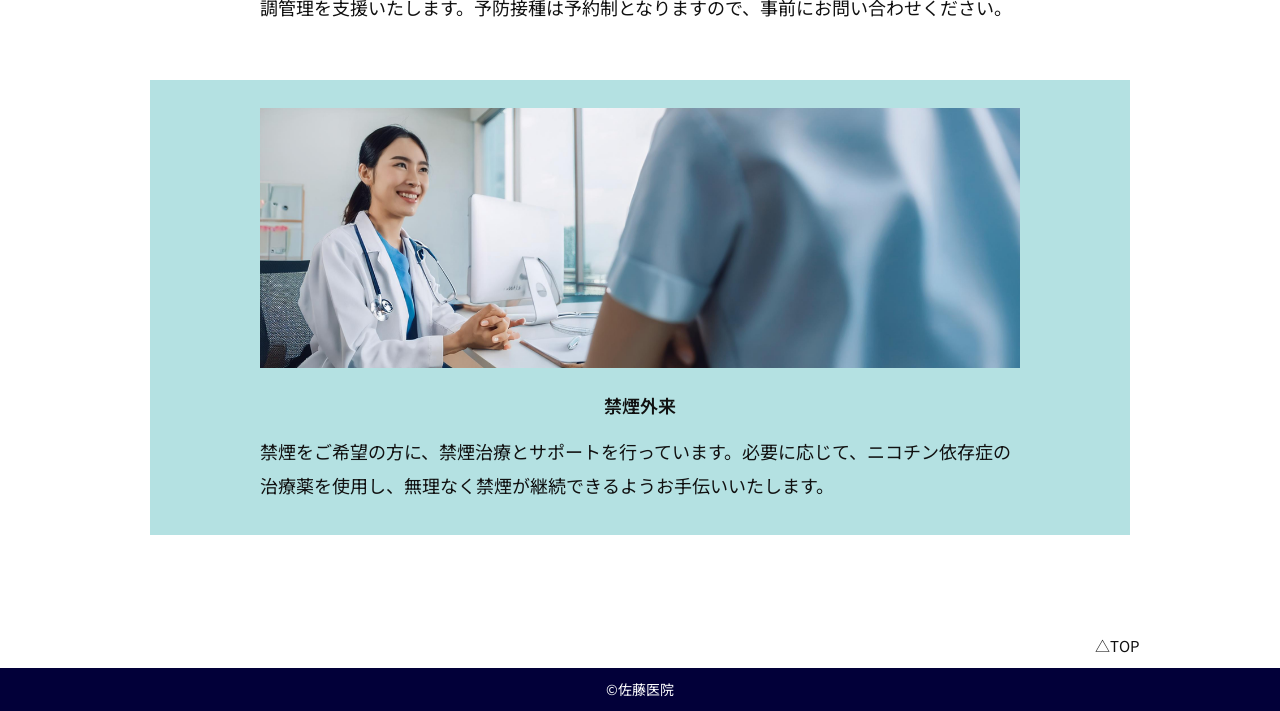
<file: services.html>
<!doctype html>
<html lang="ja">

<head>
    <meta charset="UTF-8">
    <meta name="viewport" content="width=device-width, initial-scale=1.0">
    <title>診療内容｜佐藤医院</title>
    <link rel="stylesheet" href="./css/style.css">
</head>

<body id="top" class="page services-page">
    <main>
        <div class="breadcrumb"><a href="./index.html">トップ</a> ＞ 診療内容</div>
        <section class="sub-title">
            <h1>診療内容</h1>
        </section>
        <p class="services-lead">
            当院では、地域の皆様の健康を支えるため、幅広い内科診療を行っております。<br>日常的な体調管理から、各種の検査や治療に至るまで、どんなお悩みもお気軽にご<br>相談ください。</p>
        <section class="works-slider" data-carousel="works">
            <div class="works-track">
                <section class="service-row tint works-slide">
                    <div class="service-inner"><img class="service-img" src="./assets/Medical_Image/medical_4.jpg"
                            alt="">
                        <div class="service-copy">
                            <h2>一般内科診療</h2>
                            <p>風邪や発熱、喉の痛み、頭痛、腹痛などの症状を中心に、一般的な<br>体調不良の診療を行っています。また、原因不明の不調や軽い症状<br>であっても、早期診断に努めております。
                            </p>
                        </div>
                    </div>
                </section>
                <section class="service-row reverse works-slide">
                    <div class="service-inner"><img class="service-img" src="./assets/Medical_Image/medical_8.jpg"
                            alt="">
                        <div class="service-copy">
                            <h2>生活習慣病の診断・治療</h2>
                            <p>高血圧症、糖尿病、脂質異常症（高コレステロール血症）、メタボリッ<br>ク症候群など、生活習慣病の診断と治療を行います。病気の進行を予防<br>し、健康維持のための生活指導や薬物療法を行います。
                            </p>
                        </div>
                    </div>
                </section>
                <section class="service-row tint works-slide">
                    <div class="service-inner"><img class="service-img" src="./assets/Patient_Image/patient_7.jpg"
                            alt="">
                        <div class="service-copy">
                            <h2>消化器系の診療</h2>
                            <p>胃痛、胃もたれ、胸やけ、便秘、下痢などの消化器系の不調に対応<br>しています。必要に応じて胃カメラや超音波検査などを実施し、胃<br>腸の健康をサポートします。</p>
                        </div>
                    </div>
                </section>
                <section class="service-row reverse works-slide">
                    <div class="service-inner"><img class="service-img" src="./assets/Medical_Image/medical_10.jpg"
                            alt="">
                        <div class="service-copy">
                            <h2>呼吸器系の診療</h2>
                            <p>咳、息切れ、胸の痛みなど、呼吸器系の症状について診療を行って<br>います。季節性の喘息やアレルギー性鼻炎、慢性閉塞性肺疾患<br>（COPD）などにも対応し、適切な治療と予防をサポートします。
                            </p>
                        </div>
                    </div>
                </section>
                <section class="service-row tint works-slide">
                    <div class="service-inner"><img class="service-img" src="./assets/Medical_Image/medical_11.jpg"
                            alt="">
                        <div class="service-copy">
                            <h2>健康診断・各種検査</h2>
                            <p>定期健康診断をはじめ、血液検査、尿検査、心電図、超音波検<br>査、レントゲン検査などを行い、病気の早期発見と予防に努めま<br>す。異常が見つかった場合は、経過観察や専門治療へとつなげて<br>まいります。
                            </p>
                        </div>
                    </div>
                </section>
                <section class="service-row reverse works-slide">
                    <div class="service-inner"><img class="service-img" src="./assets/Medical_Image/medical_3.jpg"
                            alt="">
                        <div class="service-copy">
                            <h2>予防接種</h2>
                            <p>インフルエンザや肺炎球菌などの各種予防接種を行っています。定<br>期的な接種で感染予防と体調管理を支援いたします。予防接種は予<br>約制となりますので、事前にお問い合わせください。
                            </p>
                        </div>
                    </div>
                </section>
                <section class="service-row tint works-slide">
                    <div class="service-inner"><img class="service-img" src="./assets/Medical_Image/medical_9.jpg"
                            alt="">
                        <div class="service-copy">
                            <h2>禁煙外来</h2>
                            <p>禁煙をご希望の方に、禁煙治療とサポートを行っています。必要<br>に応じて、ニコチン依存症の治療薬を使用し、無理なく禁煙が継<br>続できるようお手伝いいたします。</p>
                        </div>
                    </div>
                </section>
            </div>
            <div class="works-dots" aria-label="ページネーション"></div>
        </section>
        <div class="services-spacer"></div>
        <div class="to-top"><a href="#top">△TOP</a></div>
    </main>
    <footer class="footer">©佐藤医院</footer>
    <script>
        document.addEventListener('DOMContentLoaded', function () {
            const carousels = document.querySelectorAll('[data-carousel="works"]');
            carousels.forEach(function (carousel) {
                const track = carousel.querySelector('.works-track');
                const slides = Array.from(track ? track.children : []);
                const dotsWrap = carousel.querySelector('.works-dots');
                if (!track || slides.length < 2 || !dotsWrap) return;
                const dots = [];
                slides.forEach(function (_, index) {
                    const dot = document.createElement('button');
                    dot.type = 'button';
                    dot.className = 'works-dot' + (index === 0 ? ' active' : '');
                    dot.setAttribute('aria-label', 'スライド ' + (index + 1) + ' を表示');
                    dot.addEventListener('click', function () { updateCarousel(index); });
                    dots.push(dot);
                    dotsWrap.appendChild(dot);
                });
                let currentIndex = 0;
                let startX = 0;
                let isDragging = false;
                function updateCarousel(nextIndex) {
                    const maxIndex = slides.length - 1;
                    currentIndex = Math.min(Math.max(nextIndex, 0), maxIndex);
                    track.style.transform = 'translateX(-' + (currentIndex * 100) + '%)';
                    dots.forEach(function (dot, dotIndex) {
                        dot.classList.toggle('active', dotIndex === currentIndex);
                    });
                }
                track.addEventListener('touchstart', function (event) {
                    if (window.innerWidth > 480) return;
                    startX = event.touches[0].clientX;
                    isDragging = true;
                }, { passive: true });
                track.addEventListener('touchend', function (event) {
                    if (!isDragging || window.innerWidth > 480) return;
                    const endX = event.changedTouches[0].clientX;
                    const diff = startX - endX;
                    if (Math.abs(diff) > 40) {
                        updateCarousel(currentIndex + (diff > 0 ? 1 : -1));
                    } else {
                        updateCarousel(currentIndex);
                    }
                    isDragging = false;
                }, { passive: true });
                const resetOnResize = function () {
                    if (window.innerWidth > 480) {
                        track.style.transform = '';
                        dots.forEach(function (dot, index) {
                            dot.classList.toggle('active', index === 0);
                        });
                    } else {
                        updateCarousel(currentIndex);
                    }
                };
                window.addEventListener('resize', resetOnResize);
                resetOnResize();
            });
        });
    </script>
    <script src="./js/reveal-on-scroll.js"></script>
</body>

</html>
</file>
<file: css/style.css>
@import url('https://fonts.googleapis.com/css2?family=Noto+Sans+JP:wght@400;500;600;700&display=swap');

:root {
    --aqua: #9ad7d8;
    --aqua-light: #b4e1e2;
    --news-aqua: #cceaea;
    --lime: #f7ffc9;
    --navy: #020039;
    --black: #111;
}

* {
    box-sizing: border-box
}

html {
    scroll-behavior: smooth
}

body {
    margin: 0;
    color: var(--black);
    font-family: 'Noto Sans JP', sans-serif;
    font-size: 22px;
    line-height: 2;
    background: #fff;
    font-weight: 400;
    overflow-x: hidden;
    overflow-wrap: anywhere;
    word-break: normal
}

br {
    display: none
}

.hours-note br,
.bottom-hours .note br {
    display: block
}

a {
    color: inherit;
    text-decoration: none
}

img {
    display: block;
    max-width: 100%
}

table {
    border-collapse: collapse
}

section,
main,
header,
footer {
    overflow-wrap: break-word
}

.page {
    min-width: 1000px
}

.inner {
    width: 1000px;
    margin: 0 auto
}

.inner-wide {
    width: 1120px;
    margin: 0 auto
}

.breadcrumb {
    height: 40px;
    display: flex;
    align-items: center;
    font-size: 15px;
    margin: 0 auto;
    width: 1000px
}

.sub-title {
    height: 118px;
    display: flex;
    align-items: flex-start;
    justify-content: center;
    position: relative;
    padding-top: 15px;
    margin-bottom: 18px
}

.sub-title:before,
.sub-title:after {
    content: "";
    position: absolute;
    top: 4px;
    width: 31.5%;
    height: 67px;
    background: var(--aqua)
}

.sub-title:before {
    left: 0
}

.sub-title:after {
    right: 0
}

.sub-title h1 {
    position: relative;
    z-index: 1;
    margin: 0;
    font-size: 43px;
    line-height: 1.45;
    font-weight: 500;
    letter-spacing: .02em
}

.to-top {
    width: 1000px;
    margin: 0 auto;
    text-align: right;
    font-size: 13px;
    padding: 24px 0 7px
}

.footer {
    height: 43px;
    background: var(--navy);
    color: #fff;
    display: flex;
    align-items: center;
    justify-content: center;
    font-size: 12px
}

/* SERVICES */
.services-lead {
    width: 820px;
    margin: 0 auto 48px;
    text-align: center;
    font-size: 17px;
    line-height: 2.05;
    font-weight: 500
}

.service-row {
    height: 220px;
    display: flex;
    align-items: center
}

.service-row.tint {
    background: var(--aqua-light)
}

.service-inner {
    width: 980px;
    margin: 0 auto;
    display: grid;
    grid-template-columns: 310px 1fr;
    column-gap: 68px;
    align-items: center
}

.service-row.reverse .service-inner {
    grid-template-columns: 1fr 310px
}

.service-row.reverse .service-img {
    grid-column: 2
}

.service-row.reverse .service-copy {
    grid-column: 1;
    grid-row: 1
}

.service-img {
    width: 290px;
    height: 165px;
    object-fit: cover;
    justify-self: center
}

.service-copy {
    font-size: 15px;
    line-height: 1.9
}

.service-copy h2 {
    font-size: 18px;
    text-align: center;
    margin: 0 0 12px;
    font-weight: 600
}

.service-copy p {
    margin: 0
}

.services-spacer {
    height: 72px
}

/* NEWS */
.news-page .sub-title {
    margin-bottom: 72px
}

.news-list-page {
    width: 800px;
    margin: 0 auto
}

.news-block {
    position: relative;
    margin-bottom: 84px;
    padding-top: 55px;
    animation: none
}

.news-block.is-visible {
    animation: news-slide-in .65s ease-out both
}

.news-block:nth-child(2) {
    animation-delay: .12s
}

.news-block:nth-child(3) {
    animation-delay: .24s
}

.news-block:nth-child(4) {
    animation-delay: .36s
}

.news-block:nth-child(5) {
    animation-delay: .48s
}

@keyframes news-slide-in {
    from {
        opacity: 0;
        transform: translateX(-36px)
    }

    to {
        opacity: 1;
        transform: translateX(0)
    }
}

.news-block:not(:last-child)::after {
    content: "";
    display: block;
    height: 1px;
    background: #8e8e8e;
    margin: 65px auto 0;
    width: 83%
}

.news-heading {
    position: absolute;
    left: -130px;
    top: 0;
    width: 390px;
    height: 72px;
    background: var(--lime);
    display: flex;
    align-items: center;
    justify-content: center;
    font-size: 20px;
    font-weight: 600;
    z-index: 2
}

.news-text {
    margin-left: 0;
    background: var(--news-aqua);
    min-height: 134px;
    padding: 23px 24px 20px;
    font-size: 15px;
    line-height: 2.15
}

.news-page .to-top {
    width: 800px
}

/* ABOUT */
.about-lead {
    width: 800px;
    margin: 0 auto 48px;
    text-align: center;
    font-size: 14px;
    line-height: 2.05
}

.about-feature {
    border-top: 9px solid var(--aqua);
}

.about-pair {
    display: grid;
    grid-template-columns: 1fr 1fr;
    gap: 9px;
    padding-top: 9px
}

.about-pair-track {
    display: grid;
    grid-column: 1 / -1;
    grid-template-columns: 1fr 1fr;
    gap: 9px
}

.about-pair-dots {
    display: none
}

.about-pair img {
    width: 100%;
    height: 290px;
    object-fit: cover
}

.about-copy {
    width: 930px;
    margin: 0 auto;
    padding: 22px 0 42px;
    font-size: 13px;
    line-height: 2.1
}

.about-copy h2 {
    font-size: 17px;
    margin: 0 0 8px;
    font-weight: 600
}

.about-copy p {
    margin: 0
}

.about-copy ul {
    margin: 5px 0 0;
    padding-left: 1.2em
}

.philosophy {
    padding: 58px 0 35px;
    text-align: center
}

.philosophy h2 {
    font-size: 21px;
    margin: 0 0 11px;
    font-weight: 500
}

.philosophy p {
    width: min(760px, calc(100% - 32px));
    margin: 0 auto;
    font-size: 13px;
    line-height: 2.1;
    overflow-wrap: anywhere;
    word-break: normal
}

.philosophy p br {
    display: none
}

.policies {
    background: var(--aqua);
    padding: 36px 0 42px
}

.policy-grid {
    width: 900px;
    margin: 0 auto;
    display: grid;
    grid-template-columns: 1fr 1fr;
    gap: 28px 75px
}

.policy {
    position: relative;
    background: #fff;
    min-height: 115px;
    padding: 26px 22px 16px;
    animation: none
}

.policy.is-visible {
    animation: policy-rise-in .55s ease-out both
}

.policy:nth-child(2) {
    animation-delay: .08s
}

.policy:nth-child(3) {
    animation-delay: .16s
}

.policy:nth-child(4) {
    animation-delay: .24s
}

.policy:nth-child(5) {
    animation-delay: .32s
}

.policy:nth-child(6) {
    animation-delay: .4s
}

.policy:nth-child(7) {
    animation-delay: .48s
}

.policy .tag {
    position: absolute;
    left: 0;
    top: 0;
    transform: translateY(-50%);
    background: var(--lime);
    font-size: 12px;
    padding: 5px 12px;
    animation: none
}

.policy.is-visible .tag {
    animation: policy-tag-pop .45s .2s ease-out both
}

.policy h3 {
    font-size: 15px;
    margin: 0 0 8px;
    font-weight: 600
}

.policy p {
    font-size: 11.5px;
    line-height: 1.85;
    margin: 0
}

.policy.last {
    grid-column: 1
}

.staff-section {
    padding: 60px 0 36px
}

.staff-section h2 {
    text-align: center;
    font-size: 21px;
    margin: 0 0 13px;
    font-weight: 500
}

.staff-intro {
    width: 760px;
    margin: 0 auto 38px;
    text-align: center;
    font-size: 11.5px;
    line-height: 1.9
}

.staff-row {
    width: 820px;
    margin: 0 auto 40px;
    display: grid;
    grid-template-columns: 210px 1fr;
    gap: 42px;
    align-items: center
}

.staff-row.reverse {
    grid-template-columns: 1fr 210px
}

.staff-row.reverse img {
    grid-column: 2
}

.staff-row.reverse .staff-copy {
    grid-column: 1;
    grid-row: 1
}

.staff-row img {
    width: 205px;
    height: 152px;
    object-fit: cover;
    object-position: center center
}

.staff-copy h3 {
    text-align: center;
    font-size: 14px;
    margin: 0 0 7px;
    font-weight: 600
}

.staff-copy ul {
    font-size: 10.7px;
    line-height: 1.55;
    padding-left: 1.2em;
    margin: 0
}

.about-page .to-top {
    padding-top: 0
}

.staff-row img.staff-yamamoto {
    width: 205px;
    object-position: center center
}

.staff-section .staff-row:last-of-type img {
    width: 205px;
    object-position: center center
}

/* TOP */
.top-page {
    min-width: 1200px
}

.site-header {
    position: sticky;
    z-index: 5;
    left: 0;
    right: 0;
    top: 0;
    height: 84px;
    background: #fff;
    border-bottom: 1px solid rgba(2, 0, 57, .12);
    box-shadow: 0 4px 14px rgba(2, 0, 57, .08)
}

.site-header .inner-wide {
    height: 100%;
    display: flex;
    align-items: center;
    justify-content: space-between
}

.site-logo {
    width: 155px;
    height: auto
}

.top-nav {
    display: flex;
    gap: 27px;
    color: #071b26;
    font-size: 12px;
    font-weight: 500
}

.hero {
    height: 432px;
    background: url('../assets/Hospital_Exterior/hospital_1.jpg') center 52%/cover no-repeat;
    position: relative
}

.hero:after {
    content: "";
    position: absolute;
    inset: 0;
    background: linear-gradient(to bottom, rgba(255, 255, 255, .02), rgba(0, 0, 0, .08))
}

.hero-copy {
    position: absolute;
    z-index: 2;
    right: 6.7%;
    top: 107px;
    color: #fff;
    font-size: 39px;
    font-weight: 600;
    text-shadow: 0 2px 6px rgba(0, 0, 0, .55);
    animation: hero-copy-slide-in .8s ease-out both;
    cursor: pointer;
    touch-action: manipulation
}

.hero-copy.is-launched {
    animation: hero-copy-fly-away .7s cubic-bezier(.25, .8, .35, 1) forwards
}

.hero-letter {
    display: inline-block
}

.hero-copy.is-scattering .hero-letter {
    animation: hero-letter-scatter .8s cubic-bezier(.2, .75, .25, 1) var(--scatter-delay, 0s) forwards
}

@keyframes hero-copy-slide-in {
    from {
        opacity: 0;
        transform: translateX(72px)
    }

    to {
        opacity: 1;
        transform: translateX(0)
    }
}

@keyframes hero-copy-fly-away {
    0% {
        opacity: 1;
        transform: translate(0, 0) rotate(0) scale(1)
    }

    100% {
        opacity: 0;
        transform: translate(var(--flight-x, 420px), var(--flight-y, -260px)) rotate(var(--flight-rotation, 18deg)) scale(.35)
    }
}

@keyframes hero-letter-scatter {
    from {
        opacity: 1;
        transform: translate(0, 0) rotate(0) scale(1)
    }

    to {
        opacity: 0;
        transform: translate(var(--scatter-x), var(--scatter-y)) rotate(var(--scatter-rotation)) scale(.15)
    }
}

@media (prefers-reduced-motion: reduce) {

    .hero-copy,
    .hero-copy.is-scattering .hero-letter,
    .news-block {
        animation: none
    }
}

.home-hours {
    padding: 49px 0 38px
}

.home-hours-grid {
    display: grid;
    grid-template-columns: 1.1fr .9fr;
    gap: 85px
}

.home-hours h2,
.home-news h2 {
    font-size: 20px;
    margin: 0 0 18px
}

.hours-table {
    width: 100%;
    border-collapse: collapse;
    font-size: 12px
}

.hours-table th,
.hours-table td {
    padding: 7px 8px;
    text-align: center;
    border-bottom: 1px solid #777
}

.hours-table th:first-child,
.hours-table td:first-child {
    text-align: left
}

.hours-note {
    font-size: 10px;
    line-height: 1.65;
    margin-top: 13px
}

.home-news ul {
    list-style: none;
    margin: 0;
    padding: 0
}

.home-news li {
    display: flex;
    justify-content: space-between;
    border-bottom: 1px solid #777;
    padding: 7px 0;
    font-size: 11px;
    transition: background-color .22s ease, color .22s ease, padding-left .22s ease;
    animation: home-news-slide-in .55s ease-out both
}

.home-news li a {
    display: flex;
    justify-content: space-between;
    width: 100%
}

.home-news li:nth-child(2) {
    animation-delay: .1s
}

.home-news li:nth-child(3) {
    animation-delay: .2s
}

.home-news li:nth-child(4) {
    animation-delay: .3s
}

.home-news li:nth-child(5) {
    animation-delay: .4s
}

.home-news li:hover {
    padding-left: 8px;
    color: #287d80;
    background: rgba(154, 215, 216, .14)
}

@keyframes home-news-slide-in {
    from {
        opacity: 0;
        transform: translateX(-18px)
    }

    to {
        opacity: 1;
        transform: translateX(0)
    }
}

.home-news-link {
    display: block;
    text-align: right;
    margin-top: 16px;
    font-size: 10px
}

.photo-strip {
    display: grid;
    grid-template-columns: 1fr 1fr 1fr;
    height: 150px
}

.photo-strip img {
    width: 100%;
    height: 150px;
    object-fit: cover
}

.greeting {
    background: var(--aqua-light);
    padding: 42px 0 40px
}

.greeting-grid {
    display: grid;
    grid-template-columns: 310px 1fr;
    gap: 55px;
    align-items: start
}

.greeting-photo {
    position: relative
}

.greeting-photo img {
    width: 300px;
    height: 275px;
    object-fit: cover
}

.taro {
    position: absolute;
    left: 13px;
    bottom: -31px;
    color: #fff;
    font-size: 26px;
    letter-spacing: .08em
}

.greeting-copy h2 {
    font-size: 24px;
    margin: 0 0 13px
}

.greeting-copy p {
    font-size: 11px;
    line-height: 1.75;
    margin: 0 0 8px
}

.greeting-copy .sig {
    text-align: right;
    margin-top: 10px
}

.home-medical {
    padding: 64px 0 61px
}

.section-intro {
    text-align: center;
    width: 760px;
    margin: 0 auto 37px
}

.section-intro h2 {
    font-size: 22px;
    margin: 0 0 12px
}

.section-intro p {
    font-size: 11.5px;
    line-height: 1.8;
    margin: 0
}

.medical-grid {
    width: 980px;
    margin: 0 auto;
    display: grid;
    grid-template-columns: 1fr 1fr;
    gap: 45px 73px
}

.works-slider {
    width: 980px;
    margin: 0 auto
}

.works-track {
    display: grid;
    grid-template-columns: 1fr 1fr;
    gap: 45px 73px
}

.medical-card {
    display: grid;
    grid-template-columns: 205px 1fr;
    gap: 25px;
    align-items: center
}

.medical-card:nth-child(even) {
    grid-template-columns: 1fr 205px
}

.medical-card:nth-child(even) img {
    grid-column: 2
}

.medical-card:nth-child(even) .medical-copy {
    grid-column: 1;
    grid-row: 1
}

.medical-card img {
    width: 205px;
    height: 147px;
    object-fit: cover
}

.medical-copy h3 {
    font-size: 14px;
    text-align: center;
    margin: 0 0 8px
}

.medical-copy p {
    font-size: 10.5px;
    line-height: 1.75;
    margin: 0
}

.medical-more {
    text-align: right;
    width: 980px;
    margin: 13px auto 0;
    font-size: 10px
}

.about-home {
    background: var(--aqua-light);
    padding: 45px 0
}

.about-home-grid {
    display: grid;
    grid-template-columns: 360px 1fr;
    gap: 62px;
    align-items: center
}

.about-home img {
    width: 360px;
    height: 230px;
    object-fit: cover
}

.about-home h2 {
    font-size: 22px;
    margin: 0 0 12px
}

.about-home p {
    font-size: 11px;
    line-height: 1.85;
    margin: 0
}

.more-btn {
    display: inline-block;
    border: 1px solid #222;
    margin-top: 18px;
    padding: 4px 33px;
    font-size: 9px;
    background: #fff
}

.home-staff {
    padding: 60px 0 34px
}

.home-staff .section-intro {
    margin-bottom: 30px
}

.home-staff-grid {
    width: 960px;
    margin: 0 auto
}

.home-staff-row {
    display: grid;
    grid-template-columns: 235px 1fr;
    gap: 39px;
    align-items: center;
    margin-bottom: 34px
}

.home-staff-row.reverse {
    grid-template-columns: 1fr 235px
}

.home-staff-row.reverse img {
    grid-column: 2
}

.home-staff-row.reverse .staff-home-copy {
    grid-column: 1;
    grid-row: 1
}

.home-staff-row img {
    width: 235px;
    height: 165px;
    object-fit: cover
}

.staff-home-copy h3 {
    text-align: center;
    font-size: 13px;
    margin: 0 0 6px
}

.staff-home-copy ul {
    font-size: 9.7px;
    line-height: 1.45;
    margin: 0;
    padding-left: 1.2em
}

.access {
    padding: 45px 0 30px
}

.access h2 {
    text-align: center;
    font-size: 21px;
    margin: 0 0 28px
}

.access-grid {
    width: 940px;
    margin: 0 auto;
    display: grid;
    grid-template-columns: 500px 1fr;
    gap: 52px
}

.access img {
    width: 500px;
    height: 315px;
    object-fit: cover
}

.access-copy h3 {
    font-size: 13px;
    margin: 0 0 5px
}

.access-copy ul {
    font-size: 20px;
    line-height: 1.65;
    margin: 0 0 18px;
    font-size: 16px;
    line-height: 1.8;
}

.bottom-hours {
    padding: 28px 0 40px
}

.bottom-hours .hours-table {
    width: 640px;
    margin: 0 auto
}

.bottom-hours h2 {
    text-align: center;
    font-size: 18px;
    margin: 0 0 8px
}

.bottom-hours .dept {
    text-align: center;
    font-size: 11px;
    margin: 0 0 16px
}

.bottom-hours .note {
    width: 640px;
    margin: 10px auto 0;
    font-size: 9.5px
}

.top-footer {
    height: 36px
}

@media (max-width: 768px) {
    body {
        font-size: 21px
    }

    .page,
    .top-page,
    .about-page,
    .news-page,
    .services-page {
        min-width: 0
    }

    .site-header {
        position: sticky;
        top: 0;
        height: auto;
        padding: 12px 0;
        background: #fff
    }

    .site-header .inner-wide {
        width: calc(100% - 24px);
        flex-direction: column;
        align-items: flex-start;
        gap: 12px
    }

    .top-nav {
        flex-wrap: wrap;
        gap: 12px 18px;
        font-size: 11px
    }

    .hero {
        height: 320px
    }

    .hero-copy {
        right: 24px;
        top: 48px;
        font-size: 30px
    }

    .inner,
    .inner-wide,
    .section-intro,
    .works-slider,
    .medical-more,
    .access-grid,
    .home-staff-grid,
    .home-hours-grid,
    .about-home-grid,
    .bottom-hours .hours-table,
    .bottom-hours .note,
    .about-copy,
    .breadcrumb,
    .to-top,
    .news-list-page,
    .news-page .to-top,
    .services-lead,
    .service-inner,
    .about-lead,
    .policy-grid,
    .about-feature,
    .staff-section {
        width: calc(100% - 24px);
        max-width: 100%
    }

    .home-hours-grid,
    .greeting-grid,
    .about-home-grid,
    .access-grid,
    .home-staff-row,
    .staff-row,
    .service-inner,
    .about-pair,
    .policy-grid {
        grid-template-columns: 1fr;
        gap: 20px
    }

    .philosophy p {
        width: 100%;
        max-width: 100%;
        padding: 0 8px
    }

    .home-news li {
        font-size: 12px
    }

    .photo-strip {
        grid-template-columns: 1fr 1fr 1fr;
        height: 120px
    }

    .photo-strip img {
        height: 120px
    }

    .medical-card,
    .medical-card:nth-child(even) {
        grid-template-columns: 1fr;
        gap: 16px
    }

    .medical-card img,
    .medical-card:nth-child(even) img {
        grid-column: auto;
        width: 100%;
        height: 200px
    }

    .medical-card:nth-child(even) .medical-copy {
        grid-column: auto;
        grid-row: auto
    }

    .about-home img,
    .greeting-photo img,
    .access img,
    .service-img,
    .about-pair img {
        width: 100%;
        height: auto;
        max-height: 320px
    }

    .about-pair {
        display: block;
        padding-top: 9px;
        overflow: hidden
    }

    .about-pair-track {
        display: flex;
        gap: 0;
        width: 100%;
        transition: transform .35s ease
    }

    .about-pair-track img {
        min-width: 100%;
        height: 240px;
        object-fit: cover
    }

    .about-pair-dots {
        display: flex;
        justify-content: center;
        gap: 9px;
        padding-top: 12px
    }

    .about-pair-dot {
        width: 8px;
        height: 8px;
        padding: 0;
        border: 0;
        border-radius: 50%;
        background: #d2d2d2;
        transition: transform .2s ease, background-color .2s ease
    }

    .about-pair-dot.active {
        background: var(--navy);
        transform: scale(1.35)
    }

    .hours-table {
        font-size: 11px
    }

    .bottom-hours .hours-table,
    .bottom-hours .note {
        width: 100%
    }

    .service-row {
        height: auto;
        padding: 18px 0
    }

    .service-inner {
        display: grid;
        column-gap: 0
    }

    .service-row.reverse .service-inner,
    .service-inner {
        grid-template-columns: 1fr
    }

    .news-block {
        margin-bottom: 36px;
        padding-top: 18px
    }

    .news-block:not(:last-child)::after {
        margin-top: 30px;
        width: 100%
    }

    .news-heading {
        position: static;
        width: auto;
        height: auto;
        padding: 0 0 8px;
        background: transparent
    }

    .news-text {
        min-height: 0;
        padding: 16px 14px
    }

    .staff-row,
    .staff-row.reverse {
        display: block;
        margin-bottom: 24px
    }

    .staff-row img,
    .staff-row.reverse img {
        display: block;
        margin-bottom: 12px
    }

    .staff-row {
        width: 100%;
        max-width: 100%
    }

    .staff-copy ul {
        font-size: 11px;
        line-height: 1.6
    }

    .policy {
        min-height: 0
    }
}

@media (max-width: 480px) {
    body {
        font-size: 20px;
        line-height: 1.8
    }

    .site-logo {
        width: 130px
    }

    .hero {
        height: 250px
    }

    .hero-copy {
        font-size: 24px;
        right: 18px;
        top: 32px
    }

    .home-hours,
    .greeting,
    .home-medical,
    .about-home,
    .home-staff,
    .access,
    .bottom-hours,
    .services-page,
    .about-page,
    .news-page {
        padding-top: 28px;
        padding-bottom: 28px
    }

    .home-hours h2,
    .greeting-copy h2,
    .section-intro h2,
    .about-home h2,
    .access h2,
    .sub-title h1 {
        font-size: 20px
    }

    .home-hours-grid {
        gap: 20px
    }

    .hours-table {
        font-size: 10px
    }

    .home-news li {
        padding: 8px 0
    }

    .greeting-photo {
        margin-bottom: 18px
    }

    .greeting-copy p {
        font-size: 11px
    }

    .works-slider {
        overflow: hidden
    }

    .works-track {
        display: flex;
        transition: transform .28s ease;
        gap: 0;
        width: 100%
    }

    .works-slide {
        min-width: 100%;
        display: grid;
        grid-template-columns: 1fr;
        gap: 14px
    }

    .works-slide img {
        width: 100%;
        height: 180px;
        object-fit: cover
    }

    .works-slide .medical-copy h3 {
        font-size: 13px;
        margin-bottom: 6px
    }

    .works-slide .medical-copy p {
        font-size: 10.5px;
        line-height: 1.6
    }

    .works-dots {
        display: flex;
        justify-content: center;
        align-items: center;
        gap: 10px;
        margin-top: 16px
    }

    .works-dot {
        width: 9px;
        height: 9px;
        border-radius: 50%;
        border: none;
        background: #d7d7d7;
        padding: 0;
        cursor: pointer
    }

    .works-dot.active {
        background: var(--navy)
    }

    .medical-more {
        margin-top: 16px;
        text-align: center
    }

    .about-home-grid,
    .access-grid,
    .home-staff-grid {
        display: block
    }

    .home-staff-row,
    .home-staff-row.reverse {
        display: block;
        margin-bottom: 24px
    }

    .home-staff-row img,
    .home-staff-row.reverse img {
        width: 100%;
        height: 200px;
        display: block;
        margin-bottom: 12px
    }

    .staff-section {
        padding-top: 30px;
        padding-bottom: 24px
    }

    .staff-section h2 {
        margin-bottom: 12px
    }

    .staff-intro {
        width: 100%;
        margin-bottom: 18px;
        font-size: 11px;
        line-height: 1.6
    }

    .staff-row,
    .staff-row.reverse {
        display: grid;
        width: 100%;
        max-width: 100%;
        grid-template-columns: 112px 1fr;
        gap: 16px;
        align-items: center;
        margin-bottom: 26px
    }

    .staff-row img,
    .staff-row.reverse img {
        grid-column: 1;
        width: 112px;
        height: 108px;
        max-width: none;
        display: block;
        margin: 0;
        object-fit: cover
    }

    .staff-row img.staff-yamamoto {
        width: 112px;
        object-position: center center
    }

    .staff-section .staff-row:last-of-type img {
        width: 112px;
        object-position: center center
    }

    .staff-row.reverse {
        grid-template-columns: 1fr 112px
    }

    .staff-row.reverse img {
        grid-column: 2;
        grid-row: 1
    }

    .staff-row.reverse .staff-copy {
        grid-column: 1;
        grid-row: 1
    }

    .staff-copy h3 {
        font-size: 13px
    }

    .staff-copy ul {
        font-size: 10.2px;
        line-height: 1.5;
        margin-top: 4px
    }

    .staff-home-copy {
        padding: 0 4px
    }

    .access-copy ul {
        font-size: 11px
    }

    .bottom-hours .hours-table,
    .bottom-hours .note {
        font-size: 9px
    }

    .site-header .inner-wide {
        width: calc(100% - 20px)
    }

    .top-nav {
        gap: 8px 12px
    }

    .service-row,
    .service-row.reverse {
        display: block;
        min-width: 100%;
        padding: 0
    }

    .service-row .service-inner {
        padding: 0;
        display: block
    }

    .service-row .service-img {
        margin-bottom: 12px;
        border-radius: 0
    }

    .services-spacer {
        height: 20px
    }

    .news-text {
        font-size: 12px;
        line-height: 1.7
    }

    .about-lead,
    .services-lead,
    .about-copy p,
    .about-copy li,
    .staff-intro,
    .philosophy p {
        font-size: 12px;
        line-height: 1.8
    }
}

/* SHARED VISUAL EFFECTS */
body {
    animation: page-fade-in .7s ease both
}

.sub-title::before,
.sub-title::after {
    animation: title-band-in .7s ease both
}

.sub-title h1 {
    animation: title-pop-in .65s .1s ease both
}

.sub-title h1::after {
    content: "";
    display: block;
    width: 42px;
    height: 3px;
    margin: 7px auto 0;
    background: var(--navy);
    transform: scaleX(0);
    transform-origin: center;
    animation: title-line-in .5s .55s ease forwards
}

.photo-strip img {
    transition: transform .4s ease, filter .4s ease
}

.photo-strip img:hover {
    transform: scale(1.04);
    filter: saturate(1.08)
}

@keyframes page-fade-in {
    from {
        opacity: 0
    }

    to {
        opacity: 1
    }
}

@keyframes title-band-in {
    from {
        transform: scaleX(0);
        transform-origin: center
    }

    to {
        transform: scaleX(1);
        transform-origin: center
    }
}

@keyframes title-pop-in {
    from {
        opacity: 0;
        transform: translateY(10px) scale(.96)
    }

    to {
        opacity: 1;
        transform: translateY(0) scale(1)
    }
}

@keyframes title-line-in {
    to {
        transform: scaleX(1)
    }
}

@keyframes policy-rise-in {
    from {
        opacity: 0;
        transform: translateY(24px) scale(.97)
    }

    to {
        opacity: 1;
        transform: translateY(0) scale(1)
    }
}

@keyframes policy-tag-pop {
    from {
        opacity: 0;
        transform: translateY(-70%) scale(.8)
    }

    to {
        opacity: 1;
        transform: translateY(-50%) scale(1)
    }
}

@media (prefers-reduced-motion: reduce) {

    *,
    *::before,
    *::after {
        animation-duration: .01ms !important;
        animation-iteration-count: 1 !important;
        scroll-behavior: auto !important;
        transition-duration: .01ms !important
    }
}

@media (min-width: 769px) {
    .services-page .service-row {
        opacity: 0;
        transform: translateY(28px)
    }

    .services-page .service-row.is-visible {
        animation: service-row-reveal .7s ease-out both
    }

    .services-page .works-dots {
        display: none
    }

    .services-page .works-track {
        display: grid;
        grid-template-columns: 1fr;
        gap: 24px
    }

    .services-page .service-row {
        height: auto;
        min-height: 0;
        padding: 28px 0 32px
    }

    .services-page .service-inner,
    .services-page .service-row.reverse .service-inner {
        width: 760px;
        display: grid;
        grid-template-columns: 1fr;
        gap: 20px
    }

    .services-page .service-img,
    .services-page .service-row.reverse .service-img {
        grid-column: 1;
        grid-row: 1;
        width: 100%;
        height: 260px
    }

    .services-page .service-copy,
    .services-page .service-row.reverse .service-copy {
        grid-column: 1;
        grid-row: 2;
    }
}

@keyframes service-row-reveal {
    from {
        opacity: 0;
        transform: translateY(28px)
    }

    to {
        opacity: 1;
        transform: translateY(0)
    }
}

/* READABLE TYPE SCALE */
.breadcrumb {
    font-size: 18px
}

.to-top {
    font-size: 15px
}

.footer {
    font-size: 14px
}

.services-lead {
    font-size: 20px
}

.service-copy {
    font-size: 18px
}

.news-text {
    font-size: 18px
}

.about-lead {
    font-size: 17px
}

.about-copy {
    font-size: 16px
}

.philosophy p {
    font-size: 16px
}

.policy h3 {
    font-size: 18px
}

.policy p {
    font-size: 14px
}

.staff-intro {
    font-size: 14px
}

.staff-copy h3 {
    font-size: 17px
}

.staff-copy ul {
    font-size: 13px
}

.home-hours h2,
.home-news h2 {
    font-size: 24px
}

.hours-table {
    font-size: 14px
}

.hours-note {
    font-size: 12px
}

.home-news li {
    font-size: 13px
}

.home-news-link {
    font-size: 12px
}

.greeting-copy p {
    font-size: 13px
}

.section-intro p {
    font-size: 14px
}

.medical-copy p {
    font-size: 13px
}

.medical-more {
    font-size: 12px
}

.about-home p {
    font-size: 13px
}

.staff-home-copy ul {
    font-size: 12px
}

.access-copy ul {
    font-size: 12px
}

.bottom-hours .dept {
    font-size: 13px
}

.bottom-hours .note {
    font-size: 11px
}
</file>
